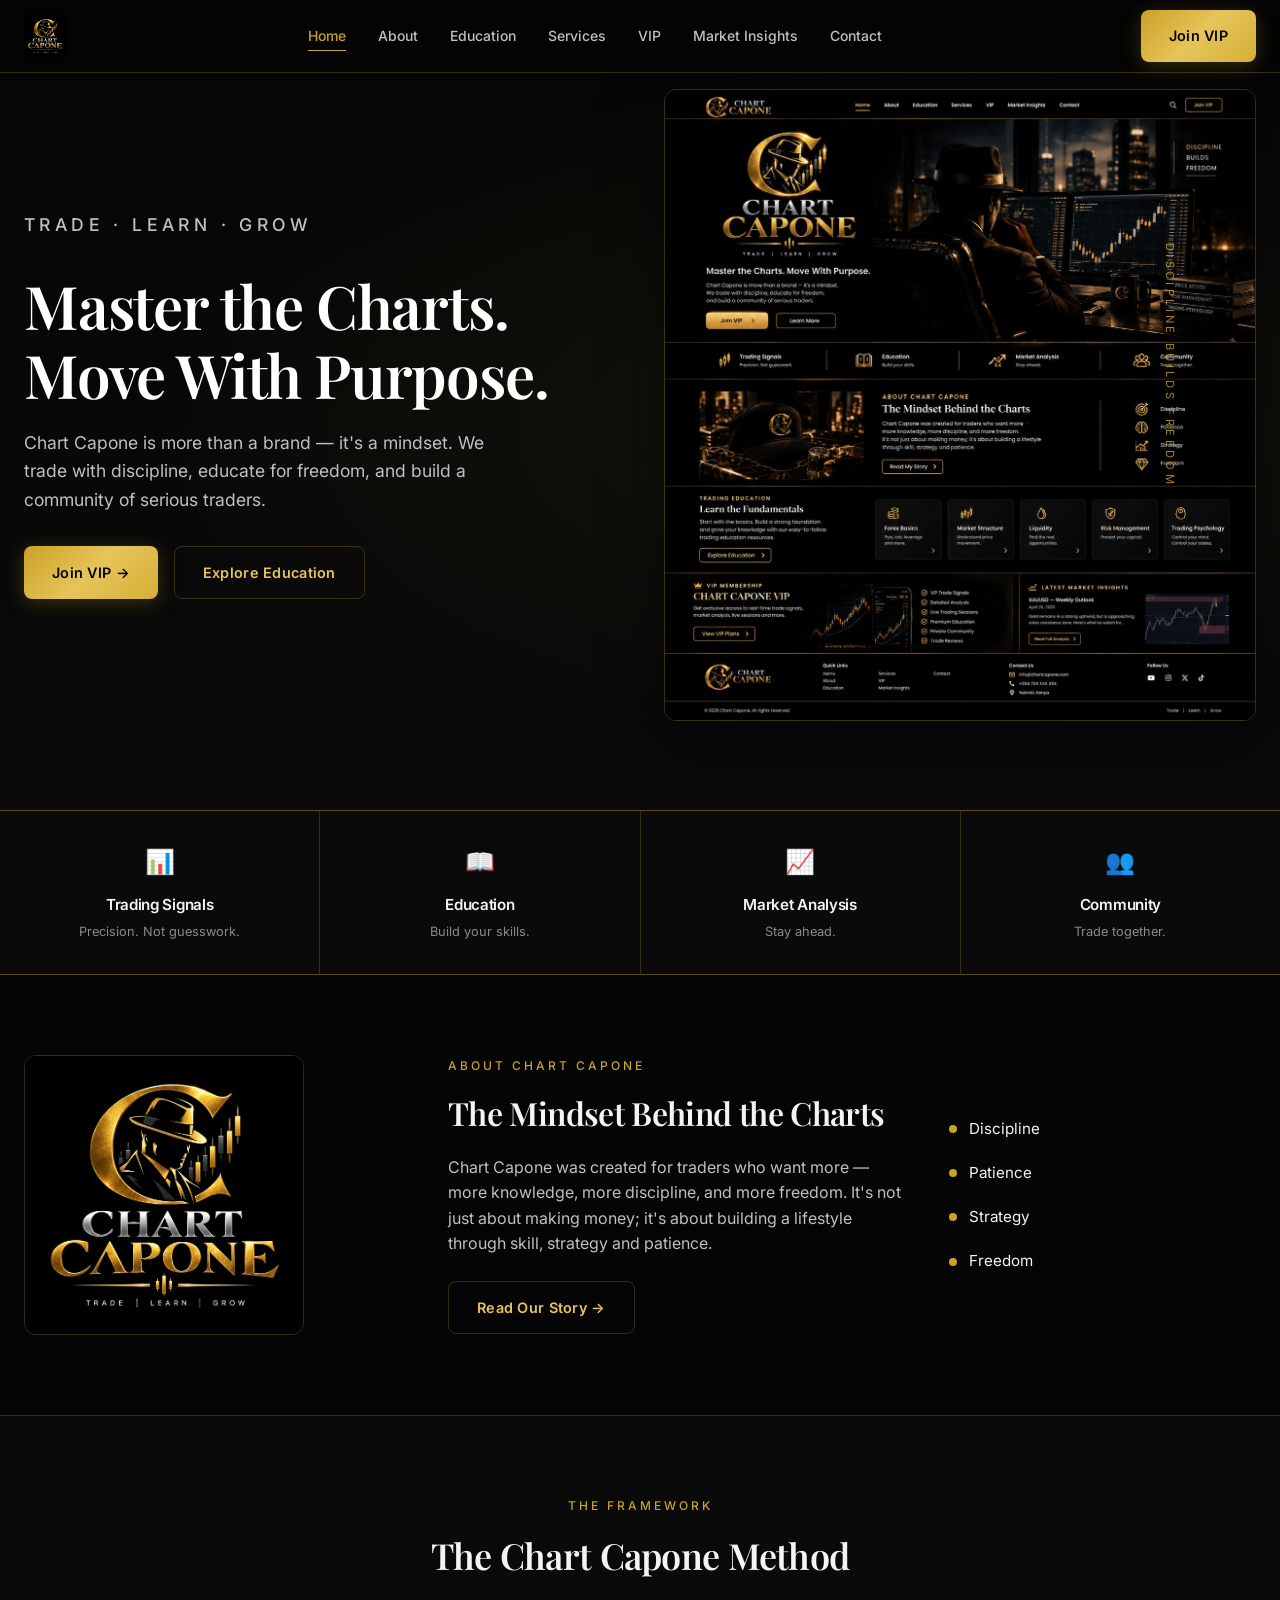
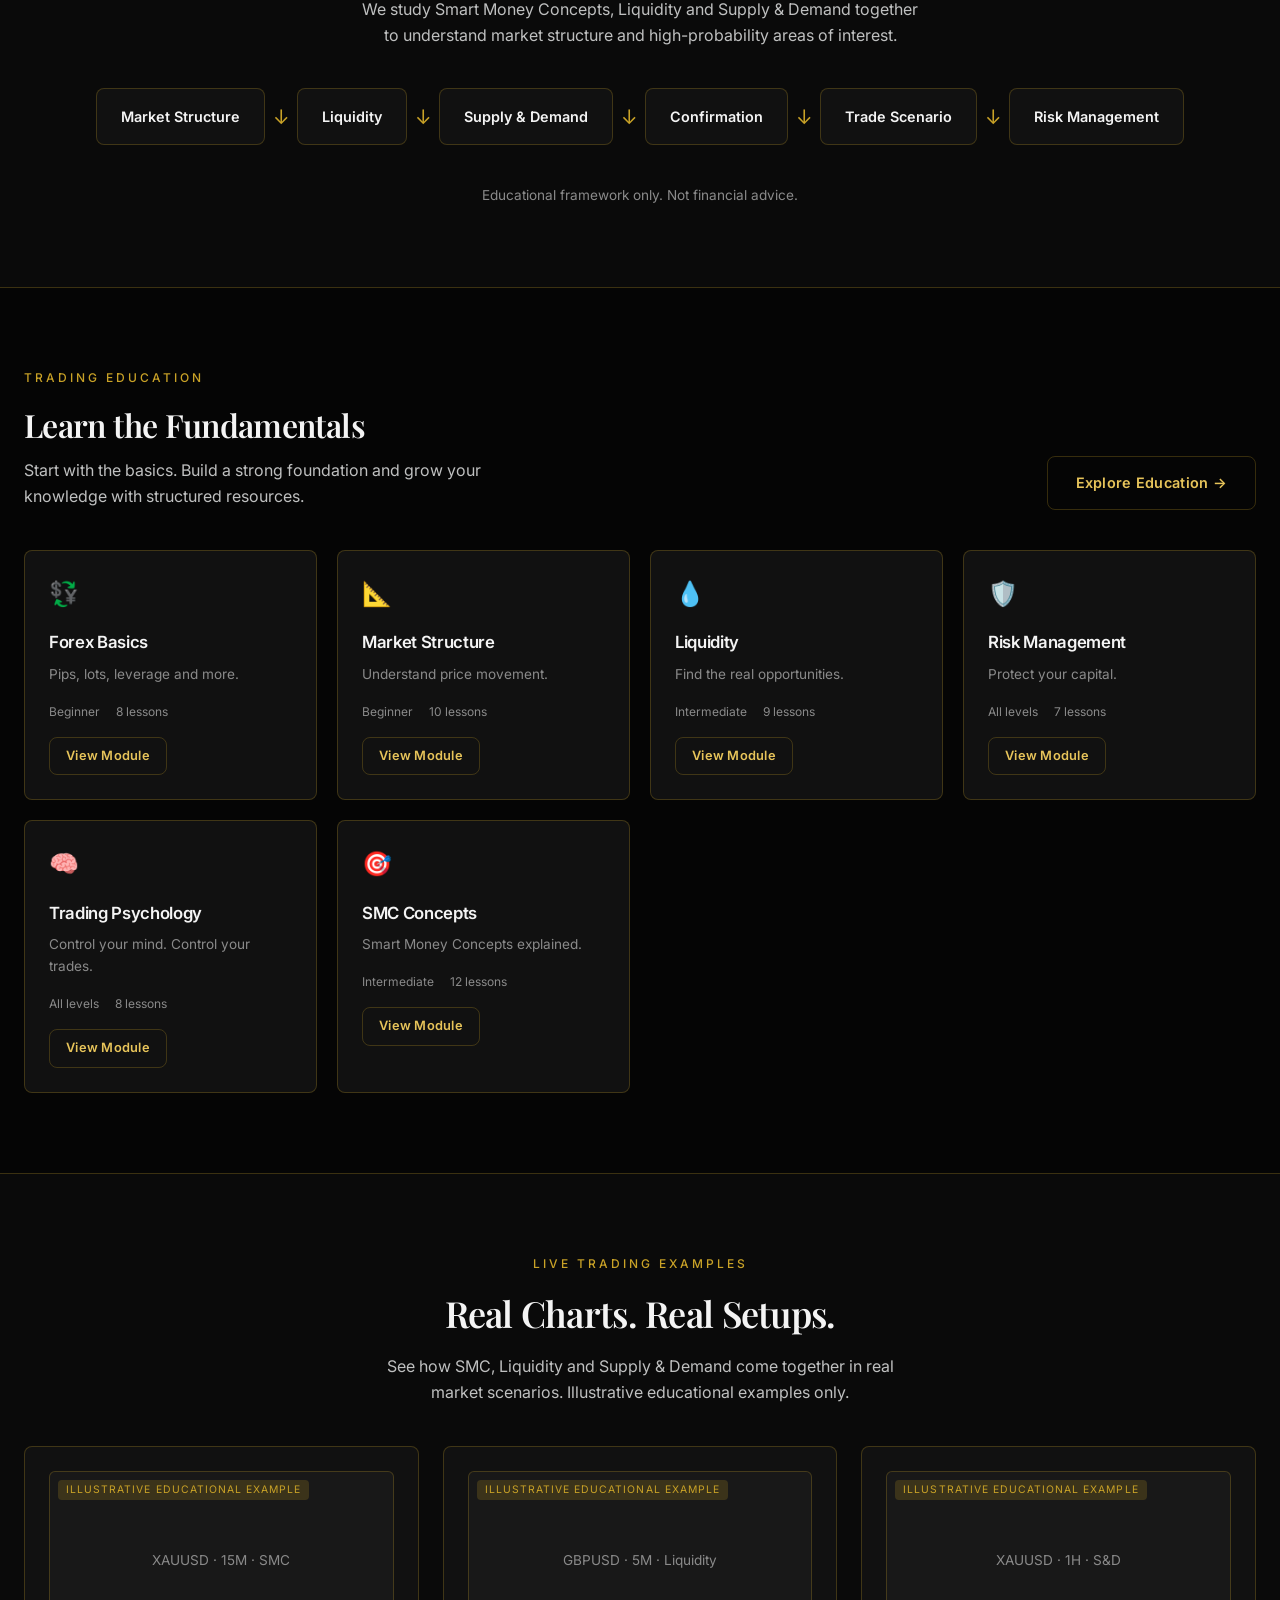
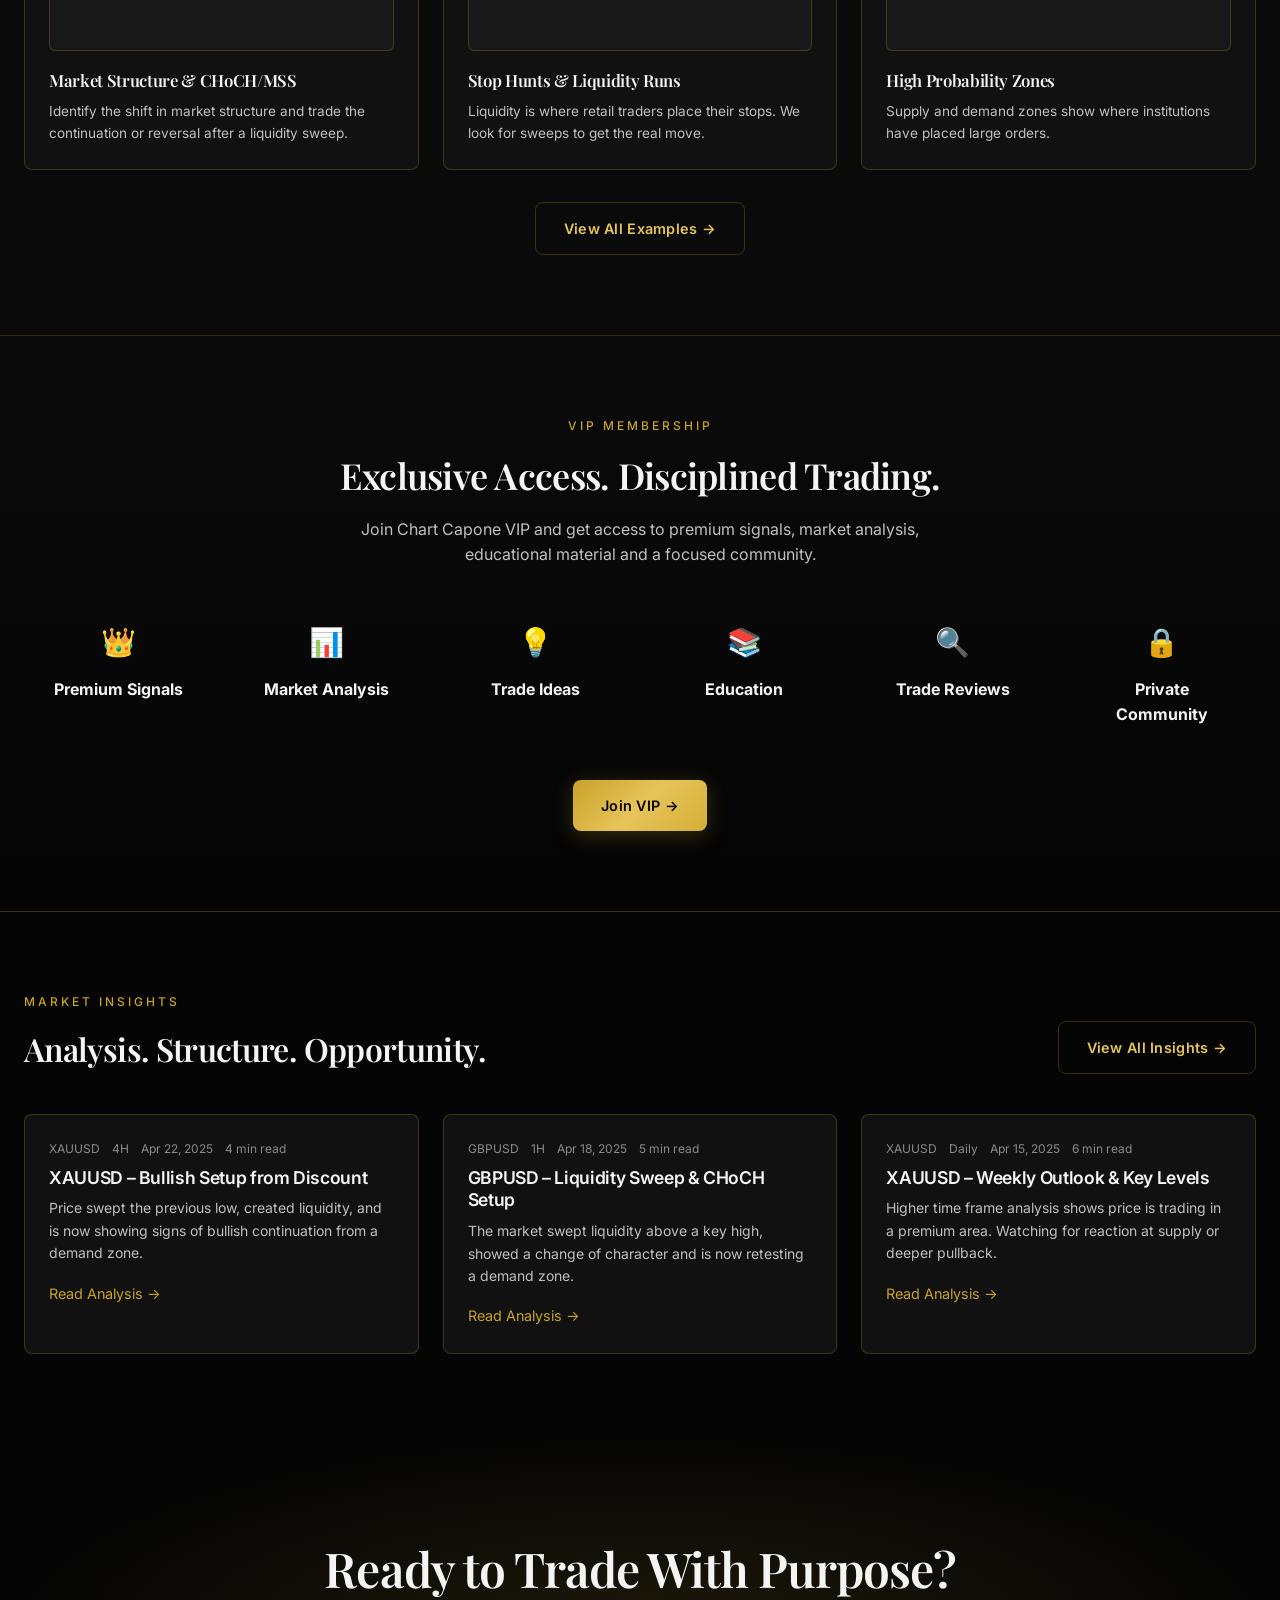
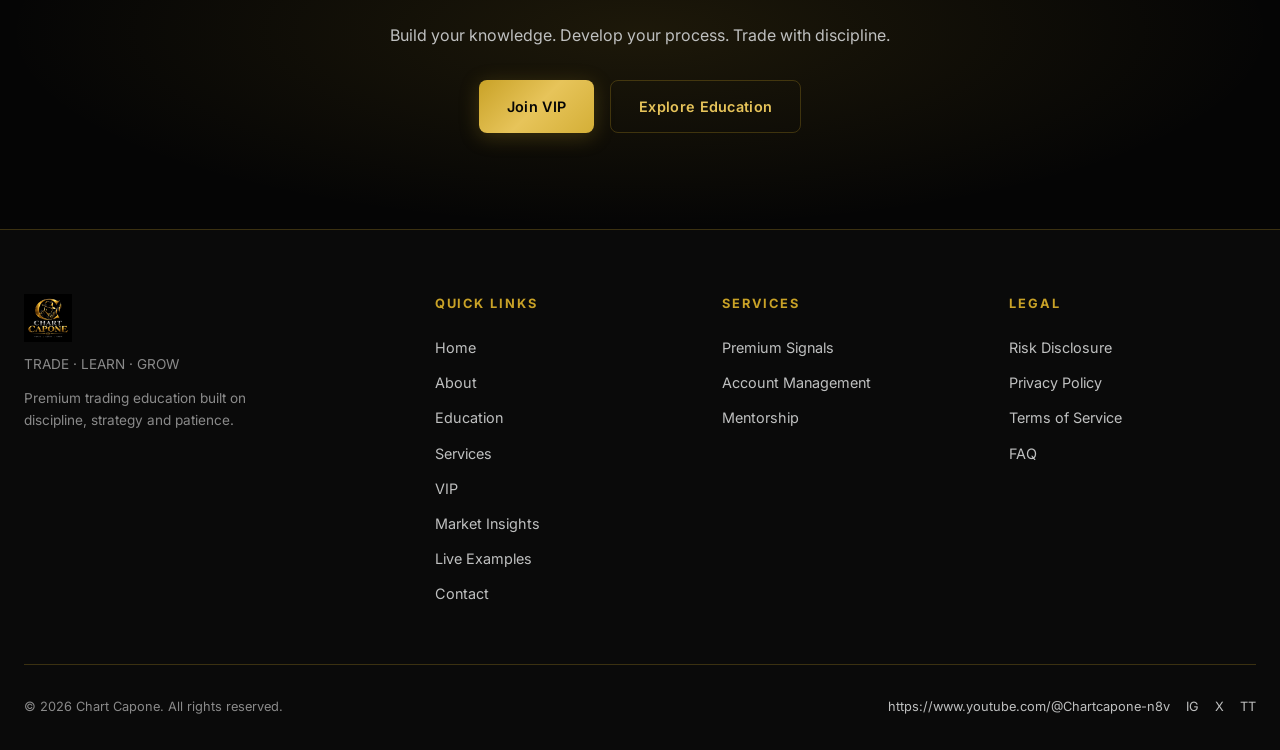
<file: index.html>
<!DOCTYPE html>
<html lang="en">
<head>
  <meta charset="UTF-8" />
  <meta name="viewport" content="width=device-width, initial-scale=1.0" />
  <title>Chart Capone | Trade · Learn · Grow</title>
  <meta name="description" content="Chart Capone is a premium trading education brand focused on discipline, strategy, SMC, liquidity and supply & demand. Master the charts. Move with purpose." />
  <meta property="og:title" content="Chart Capone | Trade · Learn · Grow" />
  <meta property="og:description" content="Premium trading education built on discipline, strategy and patience." />
  <link rel="preconnect" href="https://fonts.googleapis.com" />
  <link rel="preconnect" href="https://fonts.gstatic.com" crossorigin />
  <link href="https://fonts.googleapis.com/css2?family=Inter:wght@400;500;600;700&family=Playfair+Display:wght@500;600;700&display=swap" rel="stylesheet" />
  <link rel="stylesheet" href="css/styles.css" />
  <link rel="icon" href="images/logo.jpeg" type="image/jpeg" />
</head>
<body>
  <!-- NAVBAR -->
  <header class="navbar" id="navbar">
    <div class="nav-inner">
      <a href="index.html" class="nav-logo">
        <img src="images/logo.jpeg" alt="Chart Capone Logo" />
      </a>
      <nav class="nav-links" aria-label="Main navigation">
        <a href="index.html" class="active">Home</a>
        <a href="pages/about.html">About</a>
        <a href="pages/education.html">Education</a>
        <a href="pages/services.html">Services</a>
        <a href="pages/vip.html">VIP</a>
        <a href="pages/insights.html">Market Insights</a>
        <a href="pages/contact.html">Contact</a>
      </nav>
      <a href="pages/vip.html" class="btn btn-primary nav-cta">Join VIP</a>
      <button class="nav-toggle" id="navToggle" aria-label="Open menu">
        <span></span><span></span><span></span>
      </button>
    </div>
  </header>

  <div class="mobile-menu" id="mobileMenu">
    <a href="index.html">Home</a>
    <a href="pages/about.html">About</a>
    <a href="pages/education.html">Education</a>
    <a href="pages/services.html">Services</a>
    <a href="pages/vip.html">VIP</a>
    <a href="pages/examples.html">Live Examples</a>
    <a href="pages/insights.html">Market Insights</a>
    <a href="pages/mentorship.html">Mentorship</a>
    <a href="pages/account-management.html">Account Management</a>
    <a href="pages/faq.html">FAQ</a>
    <a href="pages/contact.html">Contact</a>
    <a href="pages/vip.html" class="btn btn-primary" style="margin-top:1rem">Join VIP</a>
  </div>

  <!-- HERO -->
  <section class="hero">
    <div class="hero-grid">
      <div class="hero-content">
        <p class="eyebrow">Trade · Learn · Grow</p>
        <h1>Master the Charts.<br />Move With Purpose.</h1>
        <p>Chart Capone is more than a brand — it's a mindset. We trade with discipline, educate for freedom, and build a community of serious traders.</p>
        <div class="hero-btns">
          <a href="pages/vip.html" class="btn btn-primary">Join VIP →</a>
          <a href="pages/education.html" class="btn btn-secondary">Explore Education</a>
        </div>
      </div>
      <div class="hero-visual">
        <img src="images/WhatsApp Image 2026-10-01 at 10.50.00 AM (1).jpeg" alt="Chart Capone trader at desk with monitors" />
      </div>
    </div>
    <div class="hero-badge">Discipline Builds Freedom</div>
  </section>

  <!-- TRUST STRIP -->
  <div class="trust-strip">
    <div class="trust-item">
      <div class="icon">📊</div>
      <h3>Trading Signals</h3>
      <p>Precision. Not guesswork.</p>
    </div>
    <div class="trust-item">
      <div class="icon">📖</div>
      <h3>Education</h3>
      <p>Build your skills.</p>
    </div>
    <div class="trust-item">
      <div class="icon">📈</div>
      <h3>Market Analysis</h3>
      <p>Stay ahead.</p>
    </div>
    <div class="trust-item">
      <div class="icon">👥</div>
      <h3>Community</h3>
      <p>Trade together.</p>
    </div>
  </div>

  <!-- ABOUT -->
  <section class="section">
    <div class="container">
      <div class="about-grid">
        <div>
          <img src="images/logo.jpeg" alt="Chart Capone logo" style="border-radius:12px;border:1px solid var(--gold-border);max-width:280px" />
        </div>
        <div>
          <p class="eyebrow">About Chart Capone</p>
          <h2 style="font-size:2rem;margin-bottom:1rem">The Mindset Behind the Charts</h2>
          <p style="color:var(--text-muted);margin-bottom:1.5rem">Chart Capone was created for traders who want more — more knowledge, more discipline, and more freedom. It's not just about making money; it's about building a lifestyle through skill, strategy and patience.</p>
          <a href="pages/about.html" class="btn btn-secondary">Read Our Story →</a>
        </div>
        <div class="principles">
          <div class="principle"><span class="dot"></span> Discipline</div>
          <div class="principle"><span class="dot"></span> Patience</div>
          <div class="principle"><span class="dot"></span> Strategy</div>
          <div class="principle"><span class="dot"></span> Freedom</div>
        </div>
      </div>
    </div>
  </section>

  <!-- METHODOLOGY -->
  <section class="section" style="background:var(--bg-2);border-top:1px solid var(--gold-border);border-bottom:1px solid var(--gold-border)">
    <div class="container" style="text-align:center">
      <p class="eyebrow">The Framework</p>
      <h2 style="font-size:2.25rem;margin-bottom:0.75rem">The Chart Capone Method</h2>
      <p style="color:var(--text-muted);max-width:560px;margin:0 auto 2rem">We study Smart Money Concepts, Liquidity and Supply & Demand together to understand market structure and high-probability areas of interest.</p>
      <div class="method-flow">
        <div class="method-step">Market Structure</div>
        <span class="method-arrow">↓</span>
        <div class="method-step">Liquidity</div>
        <span class="method-arrow">↓</span>
        <div class="method-step">Supply & Demand</div>
        <span class="method-arrow">↓</span>
        <div class="method-step">Confirmation</div>
        <span class="method-arrow">↓</span>
        <div class="method-step">Trade Scenario</div>
        <span class="method-arrow">↓</span>
        <div class="method-step">Risk Management</div>
      </div>
      <p style="font-size:0.85rem;color:var(--text-dim);margin-top:1.5rem">Educational framework only. Not financial advice.</p>
    </div>
  </section>

  <!-- EDUCATION -->
  <section class="section">
    <div class="container">
      <div style="display:flex;justify-content:space-between;align-items:flex-end;flex-wrap:wrap;gap:1rem;margin-bottom:2.5rem">
        <div>
          <p class="eyebrow">Trading Education</p>
          <h2 style="font-size:2rem">Learn the Fundamentals</h2>
          <p style="color:var(--text-muted);max-width:480px;margin-top:0.5rem">Start with the basics. Build a strong foundation and grow your knowledge with structured resources.</p>
        </div>
        <a href="pages/education.html" class="btn btn-secondary">Explore Education →</a>
      </div>
      <div class="edu-grid">
        <div class="card edu-card">
          <div class="icon">💱</div>
          <h3>Forex Basics</h3>
          <p>Pips, lots, leverage and more.</p>
          <div class="edu-meta"><span>Beginner</span><span>8 lessons</span></div>
          <a href="pages/education.html" class="btn btn-secondary" style="padding:0.5rem 1rem;font-size:0.8rem">View Module</a>
        </div>
        <div class="card edu-card">
          <div class="icon">📐</div>
          <h3>Market Structure</h3>
          <p>Understand price movement.</p>
          <div class="edu-meta"><span>Beginner</span><span>10 lessons</span></div>
          <a href="pages/education.html" class="btn btn-secondary" style="padding:0.5rem 1rem;font-size:0.8rem">View Module</a>
        </div>
        <div class="card edu-card">
          <div class="icon">💧</div>
          <h3>Liquidity</h3>
          <p>Find the real opportunities.</p>
          <div class="edu-meta"><span>Intermediate</span><span>9 lessons</span></div>
          <a href="pages/education.html" class="btn btn-secondary" style="padding:0.5rem 1rem;font-size:0.8rem">View Module</a>
        </div>
        <div class="card edu-card">
          <div class="icon">🛡️</div>
          <h3>Risk Management</h3>
          <p>Protect your capital.</p>
          <div class="edu-meta"><span>All levels</span><span>7 lessons</span></div>
          <a href="pages/education.html" class="btn btn-secondary" style="padding:0.5rem 1rem;font-size:0.8rem">View Module</a>
        </div>
        <div class="card edu-card">
          <div class="icon">🧠</div>
          <h3>Trading Psychology</h3>
          <p>Control your mind. Control your trades.</p>
          <div class="edu-meta"><span>All levels</span><span>8 lessons</span></div>
          <a href="pages/education.html" class="btn btn-secondary" style="padding:0.5rem 1rem;font-size:0.8rem">View Module</a>
        </div>
        <div class="card edu-card">
          <div class="icon">🎯</div>
          <h3>SMC Concepts</h3>
          <p>Smart Money Concepts explained.</p>
          <div class="edu-meta"><span>Intermediate</span><span>12 lessons</span></div>
          <a href="pages/education.html" class="btn btn-secondary" style="padding:0.5rem 1rem;font-size:0.8rem">View Module</a>
        </div>
      </div>
    </div>
  </section>

  <!-- LIVE EXAMPLES -->
  <section class="section" style="background:var(--bg-2);border-top:1px solid var(--gold-border)">
    <div class="container">
      <div style="text-align:center;margin-bottom:2.5rem">
        <p class="eyebrow">Live Trading Examples</p>
        <h2 style="font-size:2.25rem">Real Charts. Real Setups.</h2>
        <p style="color:var(--text-muted);max-width:560px;margin:0.75rem auto 0">See how SMC, Liquidity and Supply & Demand come together in real market scenarios. Illustrative educational examples only.</p>
      </div>
      <div class="examples-grid">
        <div class="card example-card">
          <div class="chart-area">
            <span class="example-label">Illustrative Educational Example</span>
            <span>XAUUSD · 15M · SMC</span>
          </div>
          <h3 style="font-size:1.05rem;margin-bottom:0.5rem">Market Structure & CHoCH/MSS</h3>
          <p style="font-size:0.85rem;color:var(--text-muted)">Identify the shift in market structure and trade the continuation or reversal after a liquidity sweep.</p>
        </div>
        <div class="card example-card">
          <div class="chart-area">
            <span class="example-label">Illustrative Educational Example</span>
            <span>GBPUSD · 5M · Liquidity</span>
          </div>
          <h3 style="font-size:1.05rem;margin-bottom:0.5rem">Stop Hunts & Liquidity Runs</h3>
          <p style="font-size:0.85rem;color:var(--text-muted)">Liquidity is where retail traders place their stops. We look for sweeps to get the real move.</p>
        </div>
        <div class="card example-card">
          <div class="chart-area">
            <span class="example-label">Illustrative Educational Example</span>
            <span>XAUUSD · 1H · S&D</span>
          </div>
          <h3 style="font-size:1.05rem;margin-bottom:0.5rem">High Probability Zones</h3>
          <p style="font-size:0.85rem;color:var(--text-muted)">Supply and demand zones show where institutions have placed large orders.</p>
        </div>
      </div>
      <div style="text-align:center;margin-top:2rem">
        <a href="pages/examples.html" class="btn btn-secondary">View All Examples →</a>
      </div>
    </div>
  </section>

  <!-- VIP -->
  <section class="section vip-section">
    <div class="container" style="text-align:center">
      <p class="eyebrow">VIP Membership</p>
      <h2 style="font-size:2.25rem;margin-bottom:0.75rem">Exclusive Access. Disciplined Trading.</h2>
      <p style="color:var(--text-muted);max-width:560px;margin:0 auto 2rem">Join Chart Capone VIP and get access to premium signals, market analysis, educational material and a focused community.</p>
      <div class="vip-features">
        <div class="vip-feature"><div class="icon">👑</div><h4>Premium Signals</h4></div>
        <div class="vip-feature"><div class="icon">📊</div><h4>Market Analysis</h4></div>
        <div class="vip-feature"><div class="icon">💡</div><h4>Trade Ideas</h4></div>
        <div class="vip-feature"><div class="icon">📚</div><h4>Education</h4></div>
        <div class="vip-feature"><div class="icon">🔍</div><h4>Trade Reviews</h4></div>
        <div class="vip-feature"><div class="icon">🔒</div><h4>Private Community</h4></div>
      </div>
      <a href="pages/vip.html" class="btn btn-primary">Join VIP →</a>
    </div>
  </section>

  <!-- MARKET INSIGHTS -->
  <section class="section">
    <div class="container">
      <div style="display:flex;justify-content:space-between;align-items:flex-end;flex-wrap:wrap;gap:1rem;margin-bottom:2.5rem">
        <div>
          <p class="eyebrow">Market Insights</p>
          <h2 style="font-size:2rem">Analysis. Structure. Opportunity.</h2>
        </div>
        <a href="pages/insights.html" class="btn btn-secondary">View All Insights →</a>
      </div>
      <div class="insights-grid">
        <div class="card insight-card">
          <div class="meta"><span>XAUUSD</span><span>4H</span><span>Apr 22, 2025</span><span>4 min read</span></div>
          <h3>XAUUSD – Bullish Setup from Discount</h3>
          <p>Price swept the previous low, created liquidity, and is now showing signs of bullish continuation from a demand zone.</p>
          <a href="pages/insights.html" class="text-gold" style="font-size:0.9rem">Read Analysis →</a>
        </div>
        <div class="card insight-card">
          <div class="meta"><span>GBPUSD</span><span>1H</span><span>Apr 18, 2025</span><span>5 min read</span></div>
          <h3>GBPUSD – Liquidity Sweep & CHoCH Setup</h3>
          <p>The market swept liquidity above a key high, showed a change of character and is now retesting a demand zone.</p>
          <a href="pages/insights.html" class="text-gold" style="font-size:0.9rem">Read Analysis →</a>
        </div>
        <div class="card insight-card">
          <div class="meta"><span>XAUUSD</span><span>Daily</span><span>Apr 15, 2025</span><span>6 min read</span></div>
          <h3>XAUUSD – Weekly Outlook & Key Levels</h3>
          <p>Higher time frame analysis shows price is trading in a premium area. Watching for reaction at supply or deeper pullback.</p>
          <a href="pages/insights.html" class="text-gold" style="font-size:0.9rem">Read Analysis →</a>
        </div>
      </div>
    </div>
  </section>

  <!-- FINAL CTA -->
  <section class="cta-section">
    <h2>Ready to Trade With Purpose?</h2>
    <p>Build your knowledge. Develop your process. Trade with discipline.</p>
    <div style="display:flex;gap:1rem;justify-content:center;flex-wrap:wrap">
      <a href="pages/vip.html" class="btn btn-primary">Join VIP</a>
      <a href="pages/education.html" class="btn btn-secondary">Explore Education</a>
    </div>
  </section>

  <!-- FOOTER -->
  <footer class="footer">
    <div class="container">
      <div class="footer-grid">
        <div class="footer-brand">
          <img src="images/logo.jpeg" alt="Chart Capone" style="height:48px;margin-bottom:0.75rem" />
          <p>TRADE · LEARN · GROW</p>
          <p>Premium trading education built on discipline, strategy and patience.</p>
        </div>
        <div>
          <h4>Quick Links</h4>
          <ul>
            <li><a href="index.html">Home</a></li>
            <li><a href="pages/about.html">About</a></li>
            <li><a href="pages/education.html">Education</a></li>
            <li><a href="pages/services.html">Services</a></li>
            <li><a href="pages/vip.html">VIP</a></li>
            <li><a href="pages/insights.html">Market Insights</a></li>
            <li><a href="pages/examples.html">Live Examples</a></li>
            <li><a href="pages/contact.html">Contact</a></li>
          </ul>
        </div>
        <div>
          <h4>Services</h4>
          <ul>
            <li><a href="pages/vip.html">Premium Signals</a></li>
            <li><a href="pages/account-management.html">Account Management</a></li>
            <li><a href="pages/mentorship.html">Mentorship</a></li>
          </ul>
        </div>
        <div>
          <h4>Legal</h4>
          <ul>
            <li><a href="pages/risk.html">Risk Disclosure</a></li>
            <li><a href="pages/privacy.html">Privacy Policy</a></li>
            <li><a href="pages/terms.html">Terms of Service</a></li>
            <li><a href="pages/faq.html">FAQ</a></li>
          </ul>
        </div>
      </div>
      <div class="footer-bottom">
        <span>© 2026 Chart Capone. All rights reserved.</span>
        <div class="socials">
          <a href="#" aria-label="YouTube">https://www.youtube.com/@Chartcapone-n8v</a>
          <a href="#" aria-label="Instagram">IG</a>
          <a href="#" aria-label="X">X</a>
          <a href="#" aria-label="TikTok">TT</a>
        </div>
      </div>
    </div>
  </footer>

  <script src="js/main.js"></script>
</body>
</html>
</file>
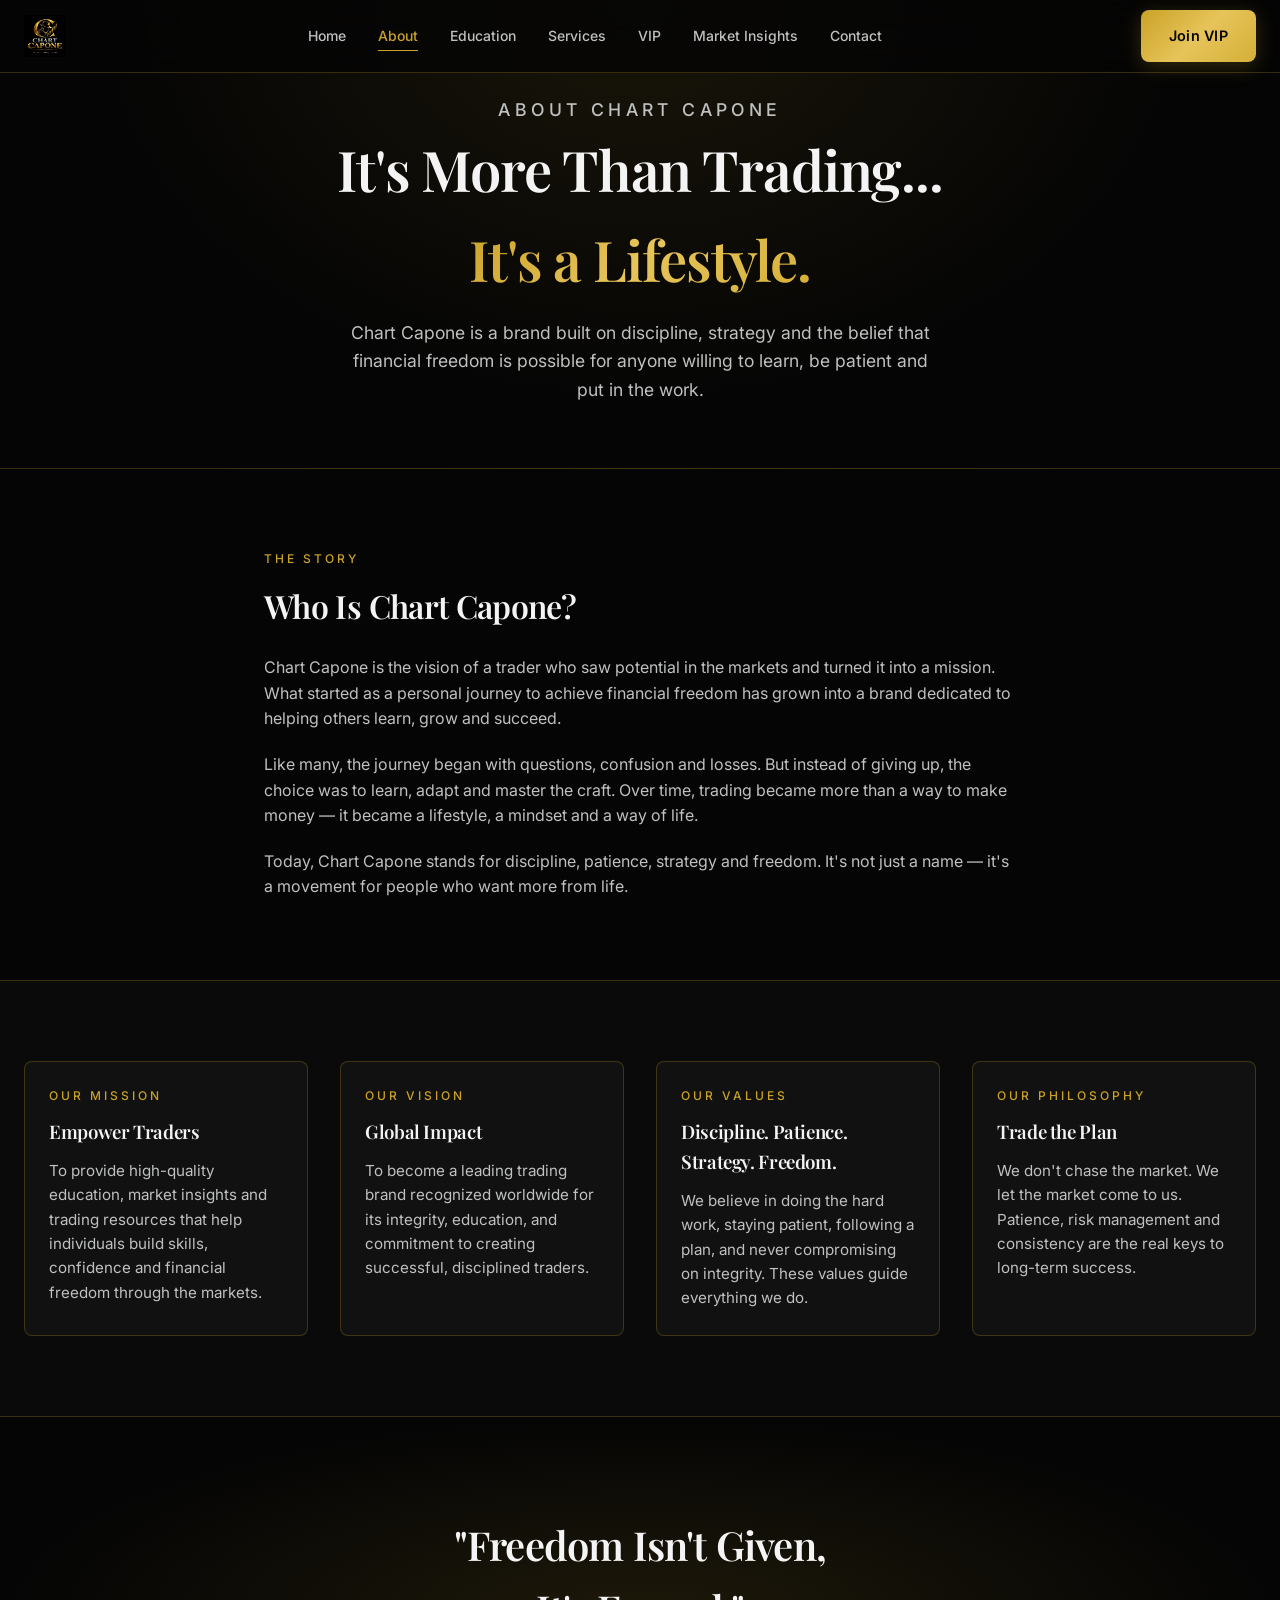
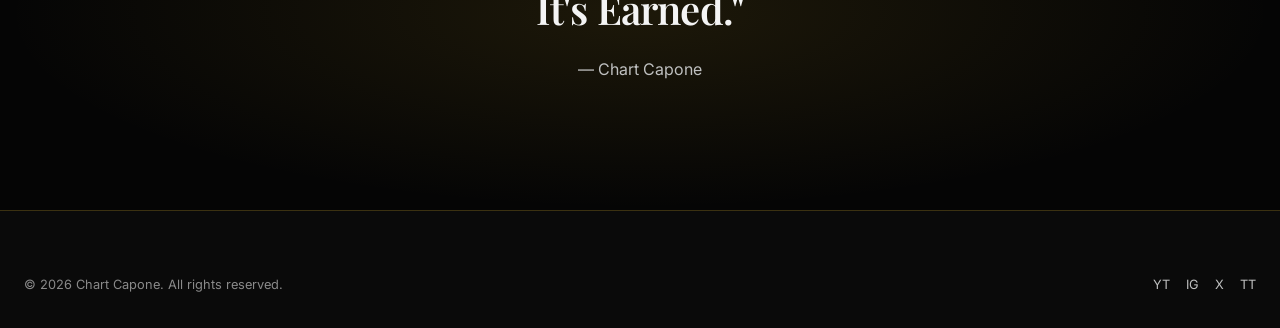
<file: pages/about.html>
<!DOCTYPE html>
<html lang="en">
<head>
  <meta charset="UTF-8" />
  <meta name="viewport" content="width=device-width, initial-scale=1.0" />
  <title>About | Chart Capone</title>
  <meta name="description" content="It's more than trading. It's a lifestyle. Discover the mindset, mission and philosophy behind Chart Capone." />
  <link rel="preconnect" href="https://fonts.googleapis.com" />
  <link href="https://fonts.googleapis.com/css2?family=Inter:wght@400;500;600;700&family=Playfair+Display:wght@500;600;700&display=swap" rel="stylesheet" />
  <link rel="stylesheet" href="../css/styles.css" />
  <link rel="icon" href="../images/logo.jpeg" type="image/jpeg" />
</head>
<body>
  <header class="navbar" id="navbar">
    <div class="nav-inner">
      <a href="../index.html" class="nav-logo"><img src="../images/logo.jpeg" alt="Chart Capone" /></a>
      <nav class="nav-links">
        <a href="../index.html">Home</a>
        <a href="about.html" class="active">About</a>
        <a href="education.html">Education</a>
        <a href="services.html">Services</a>
        <a href="vip.html">VIP</a>
        <a href="insights.html">Market Insights</a>
        <a href="contact.html">Contact</a>
      </nav>
      <a href="vip.html" class="btn btn-primary nav-cta">Join VIP</a>
      <button class="nav-toggle" id="navToggle" aria-label="Open menu"><span></span><span></span><span></span></button>
    </div>
  </header>
  <div class="mobile-menu" id="mobileMenu">
    <a href="../index.html">Home</a><a href="about.html">About</a><a href="education.html">Education</a>
    <a href="services.html">Services</a><a href="vip.html">VIP</a><a href="examples.html">Live Examples</a>
    <a href="insights.html">Market Insights</a><a href="mentorship.html">Mentorship</a>
    <a href="account-management.html">Account Management</a><a href="faq.html">FAQ</a><a href="contact.html">Contact</a>
    <a href="vip.html" class="btn btn-primary" style="margin-top:1rem">Join VIP</a>
  </div>

  <section class="page-hero">
    <div class="container">
      <p class="eyebrow">About Chart Capone</p>
      <h1>It's More Than Trading...<br /><span class="gradient-gold">It's a Lifestyle.</span></h1>
      <p>Chart Capone is a brand built on discipline, strategy and the belief that financial freedom is possible for anyone willing to learn, be patient and put in the work.</p>
    </div>
  </section>

  <section class="section">
    <div class="container" style="max-width:800px">
      <p class="eyebrow">The Story</p>
      <h2 style="font-size:2rem;margin-bottom:1.5rem">Who Is Chart Capone?</h2>
      <p style="color:var(--text-muted);margin-bottom:1.25rem">Chart Capone is the vision of a trader who saw potential in the markets and turned it into a mission. What started as a personal journey to achieve financial freedom has grown into a brand dedicated to helping others learn, grow and succeed.</p>
      <p style="color:var(--text-muted);margin-bottom:1.25rem">Like many, the journey began with questions, confusion and losses. But instead of giving up, the choice was to learn, adapt and master the craft. Over time, trading became more than a way to make money — it became a lifestyle, a mindset and a way of life.</p>
      <p style="color:var(--text-muted)">Today, Chart Capone stands for discipline, patience, strategy and freedom. It's not just a name — it's a movement for people who want more from life.</p>
    </div>
  </section>

  <section class="section" style="background:var(--bg-2);border-top:1px solid var(--gold-border);border-bottom:1px solid var(--gold-border)">
    <div class="container">
      <div style="display:grid;grid-template-columns:repeat(auto-fit,minmax(240px,1fr));gap:2rem">
        <div class="card">
          <p class="eyebrow">Our Mission</p>
          <h3 style="margin-bottom:0.75rem">Empower Traders</h3>
          <p style="color:var(--text-muted);font-size:0.95rem">To provide high-quality education, market insights and trading resources that help individuals build skills, confidence and financial freedom through the markets.</p>
        </div>
        <div class="card">
          <p class="eyebrow">Our Vision</p>
          <h3 style="margin-bottom:0.75rem">Global Impact</h3>
          <p style="color:var(--text-muted);font-size:0.95rem">To become a leading trading brand recognized worldwide for its integrity, education, and commitment to creating successful, disciplined traders.</p>
        </div>
        <div class="card">
          <p class="eyebrow">Our Values</p>
          <h3 style="margin-bottom:0.75rem">Discipline. Patience. Strategy. Freedom.</h3>
          <p style="color:var(--text-muted);font-size:0.95rem">We believe in doing the hard work, staying patient, following a plan, and never compromising on integrity. These values guide everything we do.</p>
        </div>
        <div class="card">
          <p class="eyebrow">Our Philosophy</p>
          <h3 style="margin-bottom:0.75rem">Trade the Plan</h3>
          <p style="color:var(--text-muted);font-size:0.95rem">We don't chase the market. We let the market come to us. Patience, risk management and consistency are the real keys to long-term success.</p>
        </div>
      </div>
    </div>
  </section>

  <section class="cta-section">
    <h2 style="font-size:2.5rem">"Freedom Isn't Given,<br />It's Earned."</h2>
    <p style="margin-top:1rem">— Chart Capone</p>
  </section>

  <footer class="footer">
    <div class="container">
      <div class="footer-bottom" style="border:none;padding-top:0">
        <span>© 2026 Chart Capone. All rights reserved.</span>
        <div class="socials"><a href="#">YT</a><a href="#">IG</a><a href="#">X</a><a href="#">TT</a></div>
      </div>
    </div>
  </footer>
  <script src="../js/main.js"></script>
</body>
</html>
</file>
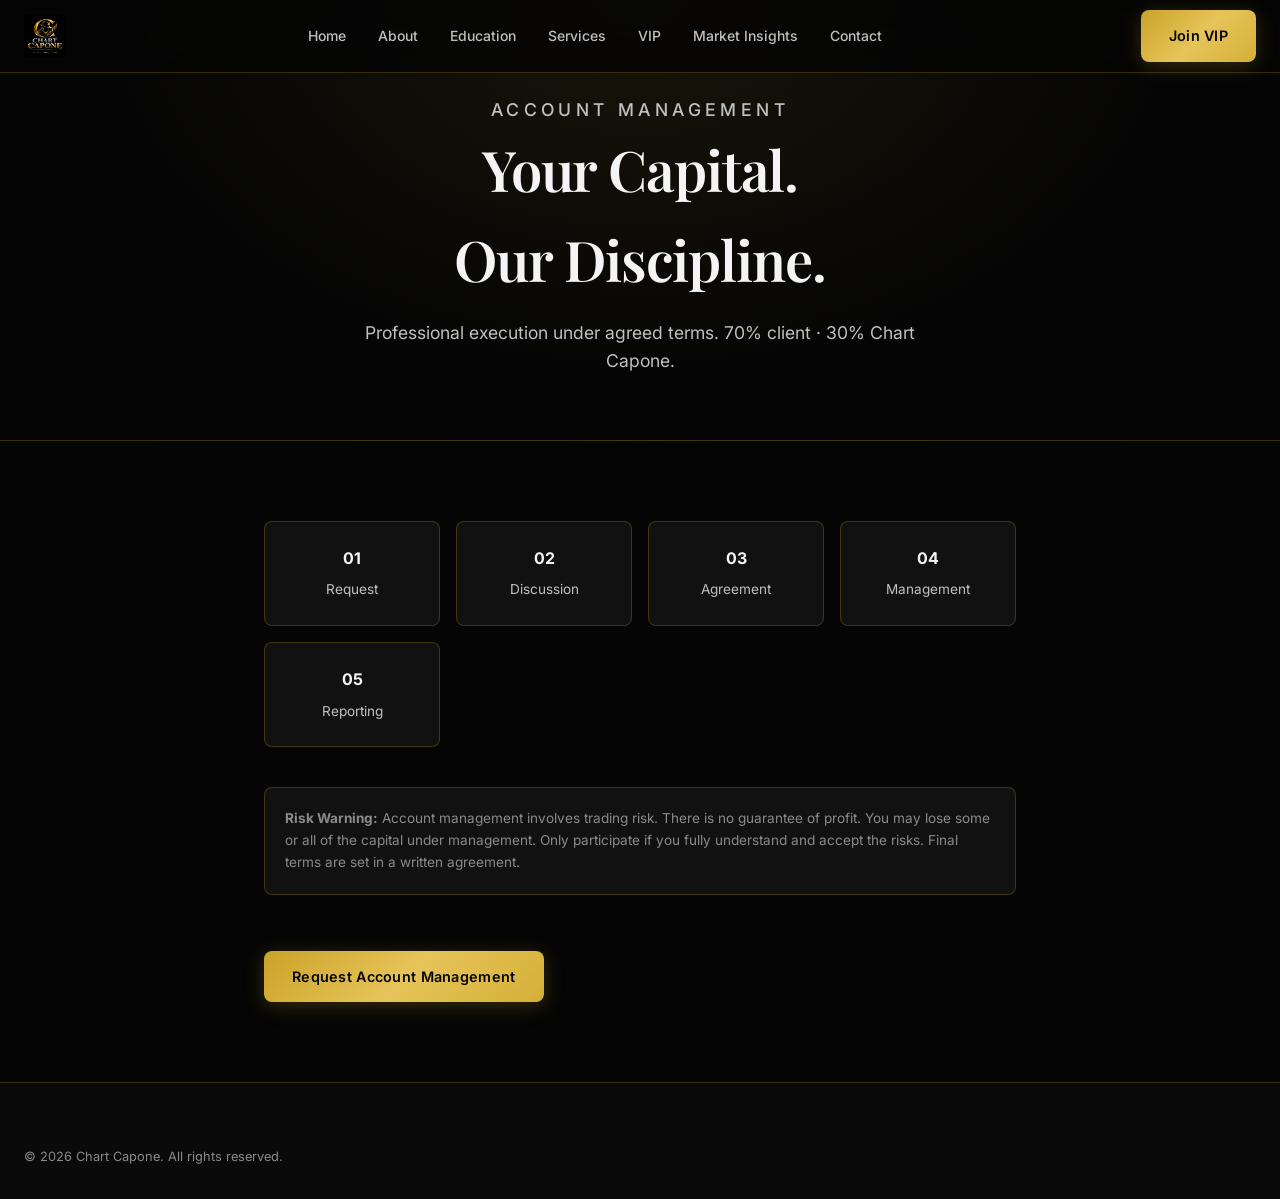
<file: pages/account-management.html>
<!DOCTYPE html>
<html lang="en">
<head>
  <meta charset="UTF-8" /><meta name="viewport" content="width=device-width, initial-scale=1.0" />
  <title>Account Management | Chart Capone</title>
  <link href="https://fonts.googleapis.com/css2?family=Inter:wght@400;500;600;700&family=Playfair+Display:wght@500;600;700&display=swap" rel="stylesheet" />
  <link rel="stylesheet" href="../css/styles.css" />
  <link rel="icon" href="../images/logo.jpeg" type="image/jpeg" />
</head>
<body>
  <header class="navbar" id="navbar"><div class="nav-inner">
    <a href="../index.html" class="nav-logo"><img src="../images/logo.jpeg" alt="Chart Capone" /></a>
    <nav class="nav-links"><a href="../index.html">Home</a><a href="about.html">About</a><a href="education.html">Education</a><a href="services.html">Services</a><a href="vip.html">VIP</a><a href="insights.html">Market Insights</a><a href="contact.html">Contact</a></nav>
    <a href="vip.html" class="btn btn-primary nav-cta">Join VIP</a>
    <button class="nav-toggle" id="navToggle" aria-label="Open menu"><span></span><span></span><span></span></button>
  </div></header>
  <div class="mobile-menu" id="mobileMenu">
    <a href="../index.html">Home</a><a href="about.html">About</a><a href="education.html">Education</a><a href="services.html">Services</a><a href="vip.html">VIP</a><a href="examples.html">Live Examples</a><a href="insights.html">Market Insights</a><a href="mentorship.html">Mentorship</a><a href="account-management.html">Account Management</a><a href="faq.html">FAQ</a><a href="contact.html">Contact</a>
  </div>
  <section class="page-hero"><div class="container"><p class="eyebrow">Account Management</p><h1>Your Capital.<br />Our Discipline.</h1><p>Professional execution under agreed terms. 70% client · 30% Chart Capone.</p></div></section>
  <section class="section"><div class="container" style="max-width:800px;margin:0 auto">
    <div style="display:grid;grid-template-columns:repeat(auto-fit,minmax(140px,1fr));gap:1rem;margin-bottom:2.5rem">
      <div class="card" style="text-align:center"><strong>01</strong><p style="font-size:0.85rem;color:var(--text-muted);margin-top:0.5rem">Request</p></div>
      <div class="card" style="text-align:center"><strong>02</strong><p style="font-size:0.85rem;color:var(--text-muted);margin-top:0.5rem">Discussion</p></div>
      <div class="card" style="text-align:center"><strong>03</strong><p style="font-size:0.85rem;color:var(--text-muted);margin-top:0.5rem">Agreement</p></div>
      <div class="card" style="text-align:center"><strong>04</strong><p style="font-size:0.85rem;color:var(--text-muted);margin-top:0.5rem">Management</p></div>
      <div class="card" style="text-align:center"><strong>05</strong><p style="font-size:0.85rem;color:var(--text-muted);margin-top:0.5rem">Reporting</p></div>
    </div>
    <div class="disclaimer">
      <strong>Risk Warning:</strong> Account management involves trading risk. There is no guarantee of profit. You may lose some or all of the capital under management. Only participate if you fully understand and accept the risks. Final terms are set in a written agreement.
    </div>
    <a href="contact.html" class="btn btn-primary" style="margin-top:1.5rem">Request Account Management</a>
  </div></section>
  <footer class="footer"><div class="container"><div class="footer-bottom" style="border:none;padding-top:0"><span>© 2026 Chart Capone. All rights reserved.</span></div></div></footer>
  <script src="../js/main.js"></script>
</body>
</html>
</file>
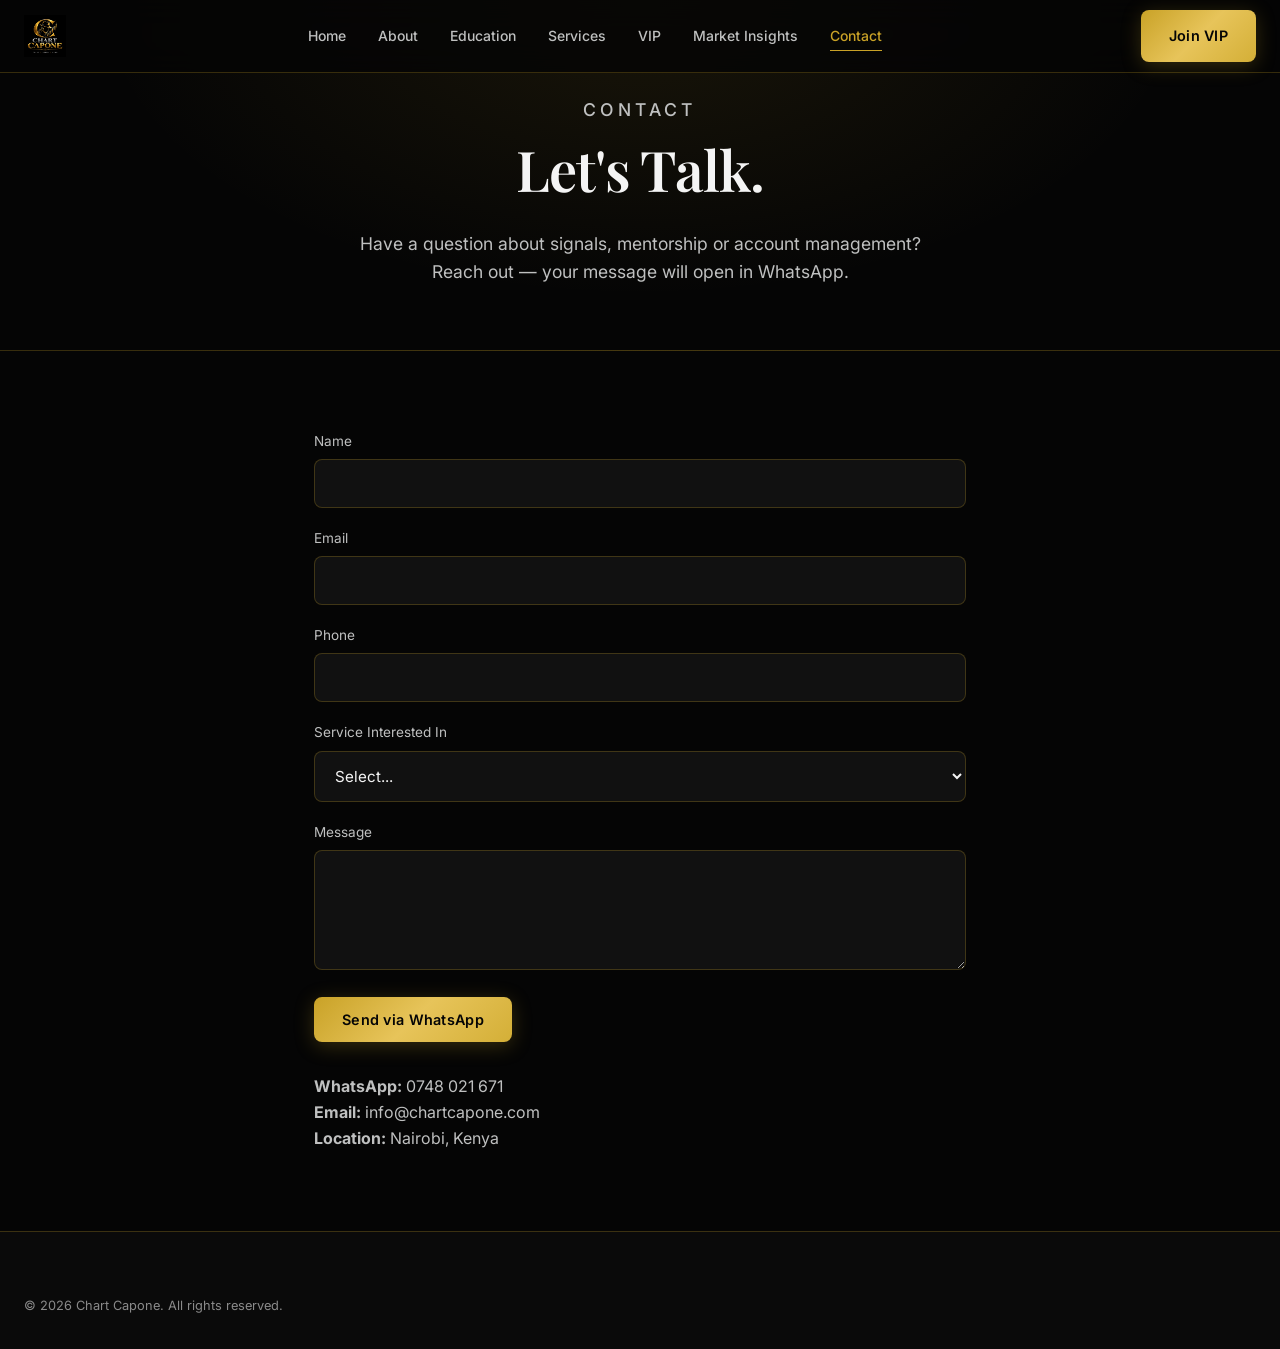
<file: pages/contact.html>
<!DOCTYPE html>
<html lang="en">
<head>
  <meta charset="UTF-8" /><meta name="viewport" content="width=device-width, initial-scale=1.0" />
  <title>Contact | Chart Capone</title>
  <meta name="description" content="Get in touch with Chart Capone." />
  <link href="https://fonts.googleapis.com/css2?family=Inter:wght@400;500;600;700&family=Playfair+Display:wght@500;600;700&display=swap" rel="stylesheet" />
  <link rel="stylesheet" href="../css/styles.css" />
  <link rel="icon" href="../images/logo.jpeg" type="image/jpeg" />
</head>
<body>
  <header class="navbar" id="navbar"><div class="nav-inner">
    <a href="../index.html" class="nav-logo"><img src="../images/logo.jpeg" alt="Chart Capone" /></a>
    <nav class="nav-links"><a href="../index.html">Home</a><a href="about.html">About</a><a href="education.html">Education</a><a href="services.html">Services</a><a href="vip.html">VIP</a><a href="insights.html">Market Insights</a><a href="contact.html" class="active">Contact</a></nav>
    <a href="vip.html" class="btn btn-primary nav-cta">Join VIP</a>
    <button class="nav-toggle" id="navToggle" aria-label="Open menu"><span></span><span></span><span></span></button>
  </div></header>
  <div class="mobile-menu" id="mobileMenu">
    <a href="../index.html">Home</a><a href="about.html">About</a><a href="education.html">Education</a><a href="services.html">Services</a><a href="vip.html">VIP</a><a href="examples.html">Live Examples</a><a href="insights.html">Market Insights</a><a href="mentorship.html">Mentorship</a><a href="account-management.html">Account Management</a><a href="faq.html">FAQ</a><a href="contact.html">Contact</a>
    <a href="vip.html" class="btn btn-primary" style="margin-top:1rem">Join VIP</a>
  </div>
  <section class="page-hero"><div class="container"><p class="eyebrow">Contact</p><h1>Let's Talk.</h1><p>Have a question about signals, mentorship or account management? Reach out — your message will open in WhatsApp.</p></div></section>
  <section class="section"><div class="container" style="max-width:700px;margin:0 auto">
    <form>
      <div class="form-group"><label for="name">Name</label><input type="text" id="name" name="Name" required /></div>
      <div class="form-group"><label for="email">Email</label><input type="email" id="email" name="Email" required /></div>
      <div class="form-group"><label for="phone">Phone</label><input type="tel" id="phone" name="Phone" /></div>
      <div class="form-group">
        <label for="service">Service Interested In</label>
        <select id="service" name="Service">
          <option value="">Select...</option>
          <option>Premium Signals</option>
          <option>Account Management</option>
          <option>Mentorship</option>
          <option>General Question</option>
        </select>
      </div>
      <div class="form-group"><label for="message">Message</label><textarea id="message" name="Message" required></textarea></div>
      <button type="submit" class="btn btn-primary">Send via WhatsApp</button>
    </form>
    <div style="margin-top:2rem;color:var(--text-muted)">
      <p><strong>WhatsApp:</strong> 0748 021 671</p>
      <p><strong>Email:</strong> info@chartcapone.com</p>
      <p><strong>Location:</strong> Nairobi, Kenya</p>
    </div>
  </div></section>
  <footer class="footer"><div class="container"><div class="footer-bottom" style="border:none;padding-top:0"><span>© 2026 Chart Capone. All rights reserved.</span></div></div></footer>
  <script src="../js/main.js"></script>
</body>
</html>
</file>
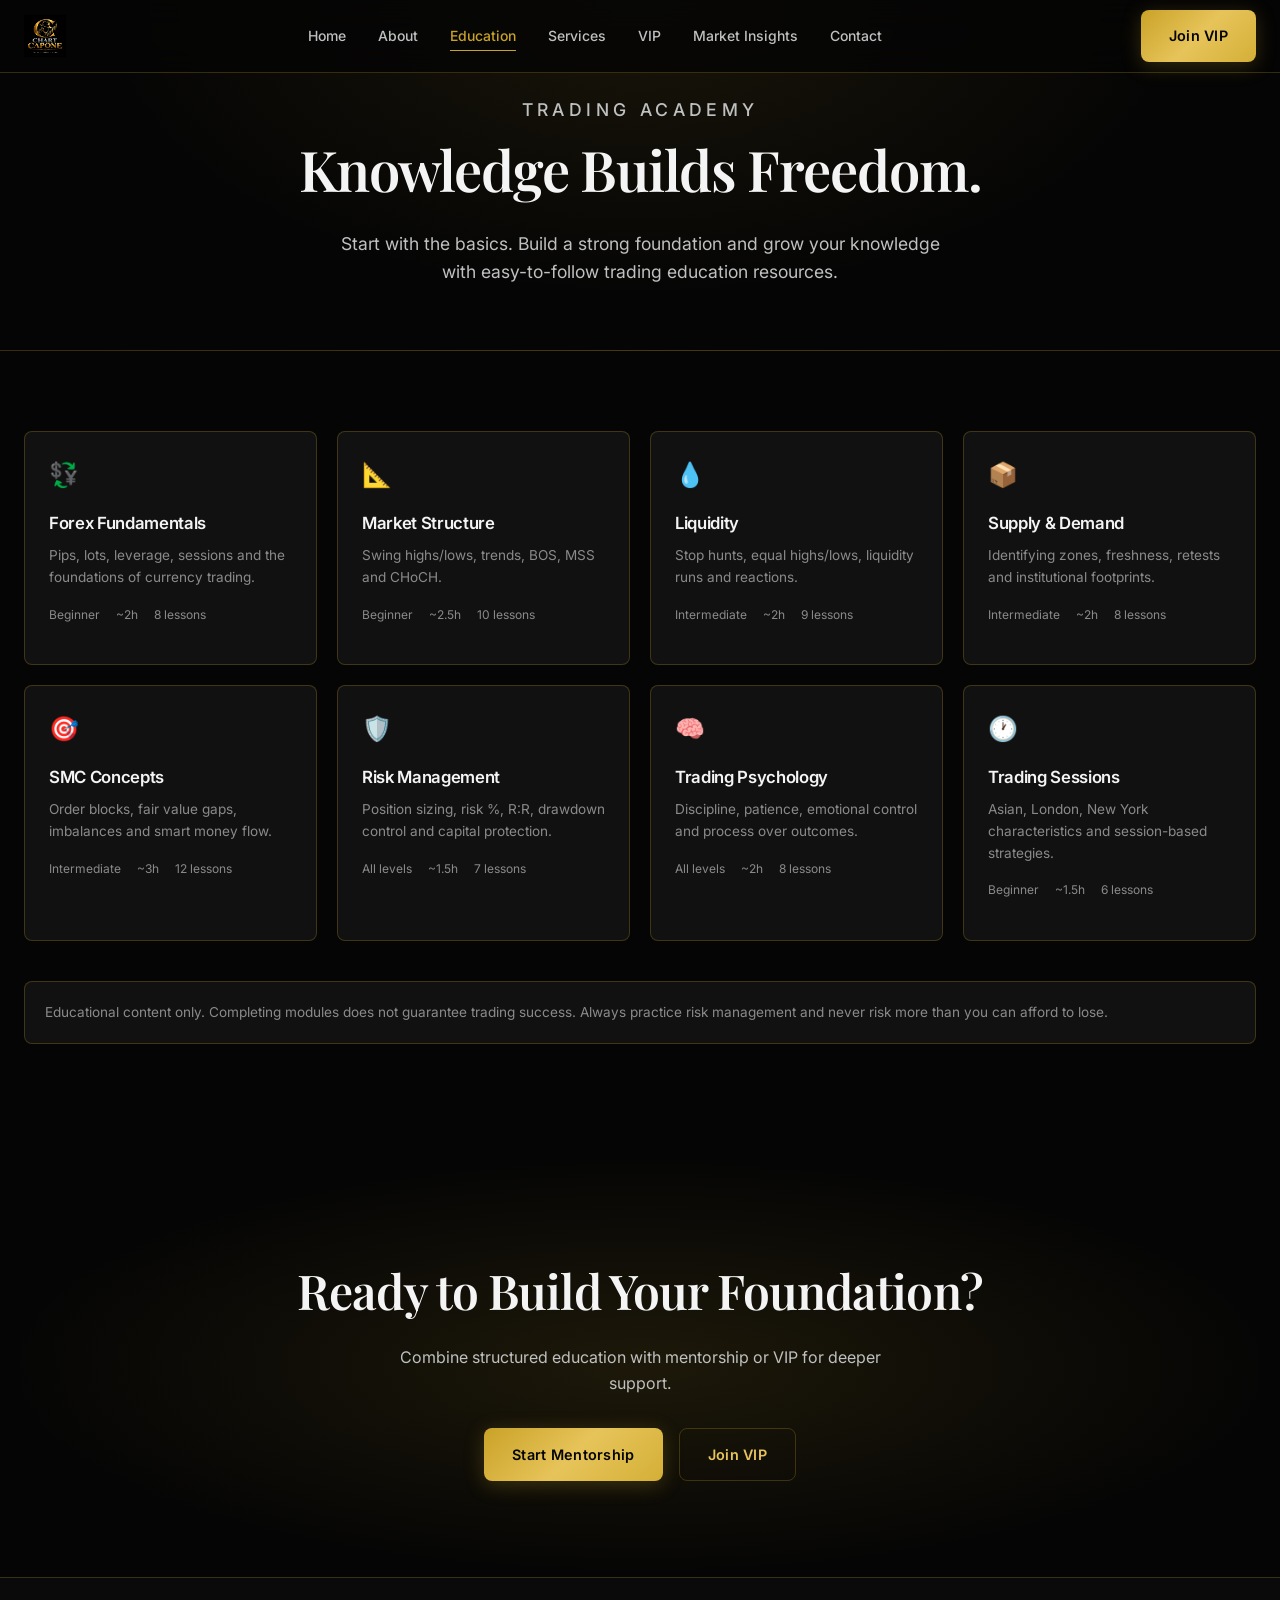
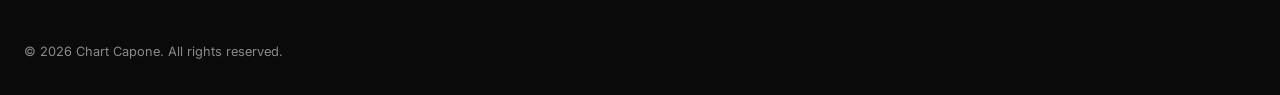
<file: pages/education.html>
<!DOCTYPE html>
<html lang="en">
<head>
  <meta charset="UTF-8" />
  <meta name="viewport" content="width=device-width, initial-scale=1.0" />
  <title>Education | Chart Capone</title>
  <meta name="description" content="Structured trading education: Forex Basics, Market Structure, Liquidity, SMC, Risk Management and Trading Psychology." />
  <link href="https://fonts.googleapis.com/css2?family=Inter:wght@400;500;600;700&family=Playfair+Display:wght@500;600;700&display=swap" rel="stylesheet" />
  <link rel="stylesheet" href="../css/styles.css" />
  <link rel="icon" href="../images/logo.jpeg" type="image/jpeg" />
</head>
<body>
  <header class="navbar" id="navbar">
    <div class="nav-inner">
      <a href="../index.html" class="nav-logo"><img src="../images/logo.jpeg" alt="Chart Capone" /></a>
      <nav class="nav-links">
        <a href="../index.html">Home</a><a href="about.html">About</a><a href="education.html" class="active">Education</a>
        <a href="services.html">Services</a><a href="vip.html">VIP</a>
        <a href="insights.html">Market Insights</a><a href="contact.html">Contact</a>
      </nav>
      <a href="vip.html" class="btn btn-primary nav-cta">Join VIP</a>
      <button class="nav-toggle" id="navToggle" aria-label="Open menu"><span></span><span></span><span></span></button>
    </div>
  </header>
  <div class="mobile-menu" id="mobileMenu">
    <a href="../index.html">Home</a><a href="about.html">About</a><a href="education.html">Education</a>
    <a href="services.html">Services</a><a href="vip.html">VIP</a><a href="examples.html">Live Examples</a>
    <a href="insights.html">Market Insights</a><a href="mentorship.html">Mentorship</a>
    <a href="account-management.html">Account Management</a><a href="faq.html">FAQ</a><a href="contact.html">Contact</a>
    <a href="vip.html" class="btn btn-primary" style="margin-top:1rem">Join VIP</a>
  </div>

  <section class="page-hero">
    <div class="container">
      <p class="eyebrow">Trading Academy</p>
      <h1>Knowledge Builds Freedom.</h1>
      <p>Start with the basics. Build a strong foundation and grow your knowledge with easy-to-follow trading education resources.</p>
    </div>
  </section>

  <section class="section">
    <div class="container">
      <div class="edu-grid">
        <div class="card edu-card"><div class="icon">💱</div><h3>Forex Fundamentals</h3><p>Pips, lots, leverage, sessions and the foundations of currency trading.</p><div class="edu-meta"><span>Beginner</span><span>~2h</span><span>8 lessons</span></div></div>
        <div class="card edu-card"><div class="icon">📐</div><h3>Market Structure</h3><p>Swing highs/lows, trends, BOS, MSS and CHoCH.</p><div class="edu-meta"><span>Beginner</span><span>~2.5h</span><span>10 lessons</span></div></div>
        <div class="card edu-card"><div class="icon">💧</div><h3>Liquidity</h3><p>Stop hunts, equal highs/lows, liquidity runs and reactions.</p><div class="edu-meta"><span>Intermediate</span><span>~2h</span><span>9 lessons</span></div></div>
        <div class="card edu-card"><div class="icon">📦</div><h3>Supply & Demand</h3><p>Identifying zones, freshness, retests and institutional footprints.</p><div class="edu-meta"><span>Intermediate</span><span>~2h</span><span>8 lessons</span></div></div>
        <div class="card edu-card"><div class="icon">🎯</div><h3>SMC Concepts</h3><p>Order blocks, fair value gaps, imbalances and smart money flow.</p><div class="edu-meta"><span>Intermediate</span><span>~3h</span><span>12 lessons</span></div></div>
        <div class="card edu-card"><div class="icon">🛡️</div><h3>Risk Management</h3><p>Position sizing, risk %, R:R, drawdown control and capital protection.</p><div class="edu-meta"><span>All levels</span><span>~1.5h</span><span>7 lessons</span></div></div>
        <div class="card edu-card"><div class="icon">🧠</div><h3>Trading Psychology</h3><p>Discipline, patience, emotional control and process over outcomes.</p><div class="edu-meta"><span>All levels</span><span>~2h</span><span>8 lessons</span></div></div>
        <div class="card edu-card"><div class="icon">🕐</div><h3>Trading Sessions</h3><p>Asian, London, New York characteristics and session-based strategies.</p><div class="edu-meta"><span>Beginner</span><span>~1.5h</span><span>6 lessons</span></div></div>
      </div>
      <div class="disclaimer" style="margin-top:2.5rem">
        Educational content only. Completing modules does not guarantee trading success. Always practice risk management and never risk more than you can afford to lose.
      </div>
    </div>
  </section>

  <section class="cta-section">
    <h2>Ready to Build Your Foundation?</h2>
    <p>Combine structured education with mentorship or VIP for deeper support.</p>
    <div style="display:flex;gap:1rem;justify-content:center;flex-wrap:wrap">
      <a href="mentorship.html" class="btn btn-primary">Start Mentorship</a>
      <a href="vip.html" class="btn btn-secondary">Join VIP</a>
    </div>
  </section>

  <footer class="footer"><div class="container"><div class="footer-bottom" style="border:none;padding-top:0"><span>© 2026 Chart Capone. All rights reserved.</span></div></div></footer>
  <script src="../js/main.js"></script>
</body>
</html>
</file>
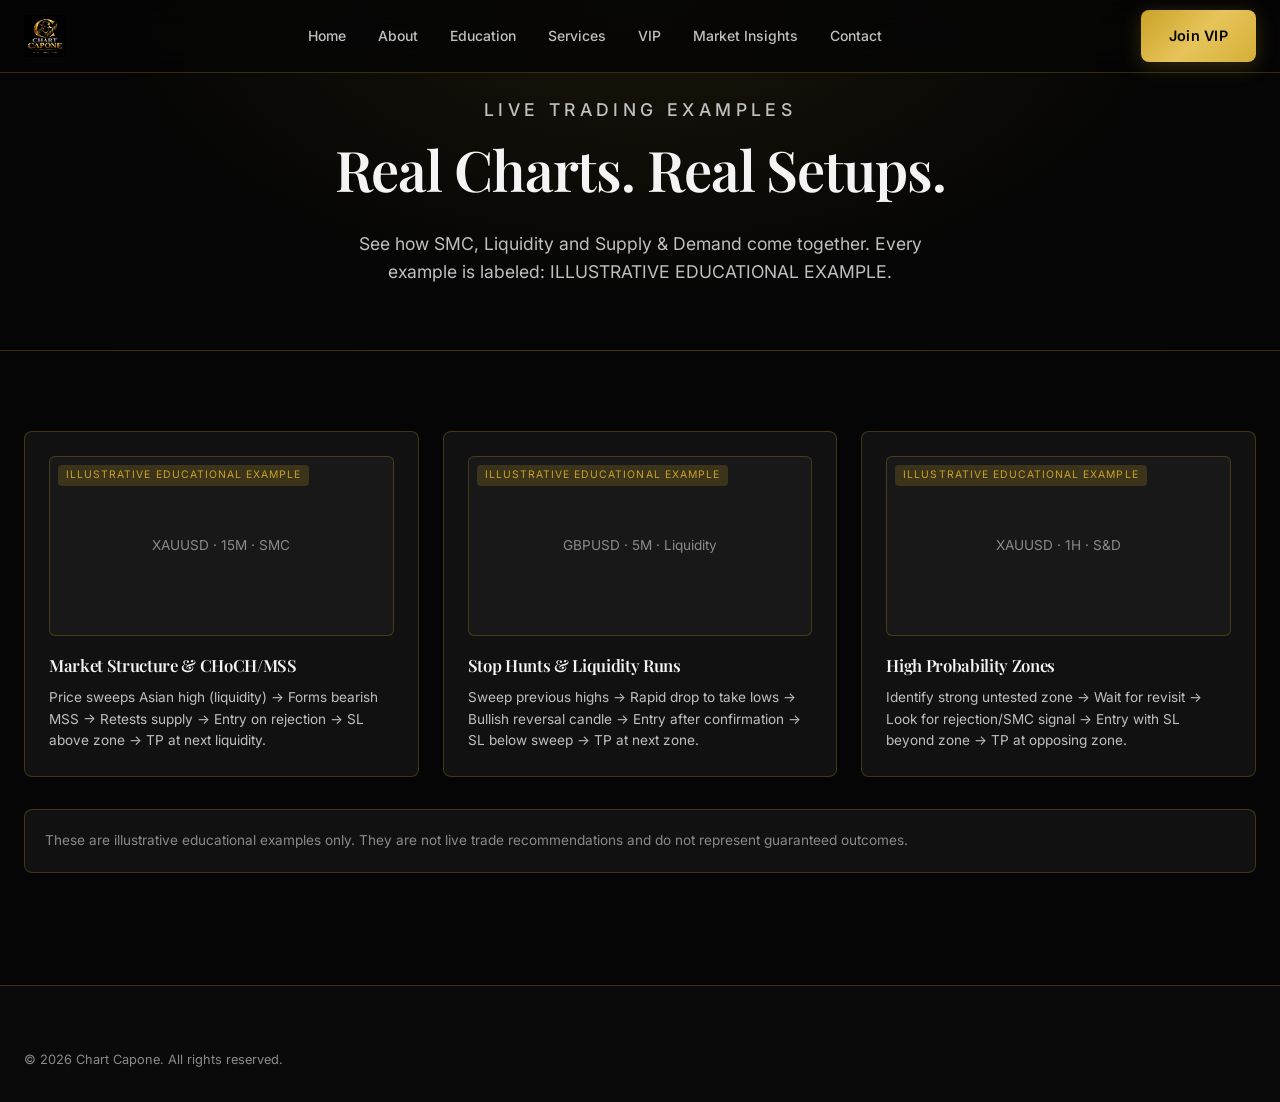
<file: pages/examples.html>
<!DOCTYPE html>
<html lang="en">
<head>
  <meta charset="UTF-8" /><meta name="viewport" content="width=device-width, initial-scale=1.0" />
  <title>Live Examples | Chart Capone</title>
  <link href="https://fonts.googleapis.com/css2?family=Inter:wght@400;500;600;700&family=Playfair+Display:wght@500;600;700&display=swap" rel="stylesheet" />
  <link rel="stylesheet" href="../css/styles.css" />
  <link rel="icon" href="../images/logo.jpeg" type="image/jpeg" />
</head>
<body>
  <header class="navbar" id="navbar"><div class="nav-inner">
    <a href="../index.html" class="nav-logo"><img src="../images/logo.jpeg" alt="Chart Capone" /></a>
    <nav class="nav-links"><a href="../index.html">Home</a><a href="about.html">About</a><a href="education.html">Education</a><a href="services.html">Services</a><a href="vip.html">VIP</a><a href="insights.html">Market Insights</a><a href="contact.html">Contact</a></nav>
    <a href="vip.html" class="btn btn-primary nav-cta">Join VIP</a>
    <button class="nav-toggle" id="navToggle" aria-label="Open menu"><span></span><span></span><span></span></button>
  </div></header>
  <div class="mobile-menu" id="mobileMenu">
    <a href="../index.html">Home</a><a href="about.html">About</a><a href="education.html">Education</a><a href="services.html">Services</a><a href="vip.html">VIP</a><a href="examples.html">Live Examples</a><a href="insights.html">Market Insights</a><a href="mentorship.html">Mentorship</a><a href="account-management.html">Account Management</a><a href="faq.html">FAQ</a><a href="contact.html">Contact</a>
  </div>
  <section class="page-hero"><div class="container"><p class="eyebrow">Live Trading Examples</p><h1>Real Charts. Real Setups.</h1><p>See how SMC, Liquidity and Supply & Demand come together. Every example is labeled: ILLUSTRATIVE EDUCATIONAL EXAMPLE.</p></div></section>
  <section class="section"><div class="container">
    <div class="examples-grid">
      <div class="card example-card">
        <div class="chart-area"><span class="example-label">Illustrative Educational Example</span>XAUUSD · 15M · SMC</div>
        <h3 style="font-size:1.05rem;margin-bottom:0.5rem">Market Structure & CHoCH/MSS</h3>
        <p style="font-size:0.85rem;color:var(--text-muted)">Price sweeps Asian high (liquidity) → Forms bearish MSS → Retests supply → Entry on rejection → SL above zone → TP at next liquidity.</p>
      </div>
      <div class="card example-card">
        <div class="chart-area"><span class="example-label">Illustrative Educational Example</span>GBPUSD · 5M · Liquidity</div>
        <h3 style="font-size:1.05rem;margin-bottom:0.5rem">Stop Hunts & Liquidity Runs</h3>
        <p style="font-size:0.85rem;color:var(--text-muted)">Sweep previous highs → Rapid drop to take lows → Bullish reversal candle → Entry after confirmation → SL below sweep → TP at next zone.</p>
      </div>
      <div class="card example-card">
        <div class="chart-area"><span class="example-label">Illustrative Educational Example</span>XAUUSD · 1H · S&D</div>
        <h3 style="font-size:1.05rem;margin-bottom:0.5rem">High Probability Zones</h3>
        <p style="font-size:0.85rem;color:var(--text-muted)">Identify strong untested zone → Wait for revisit → Look for rejection/SMC signal → Entry with SL beyond zone → TP at opposing zone.</p>
      </div>
    </div>
    <div class="disclaimer" style="margin-top:2rem">These are illustrative educational examples only. They are not live trade recommendations and do not represent guaranteed outcomes.</div>
  </div></section>
  <footer class="footer"><div class="container"><div class="footer-bottom" style="border:none;padding-top:0"><span>© 2026 Chart Capone. All rights reserved.</span></div></div></footer>
  <script src="../js/main.js"></script>
</body>
</html>
</file>
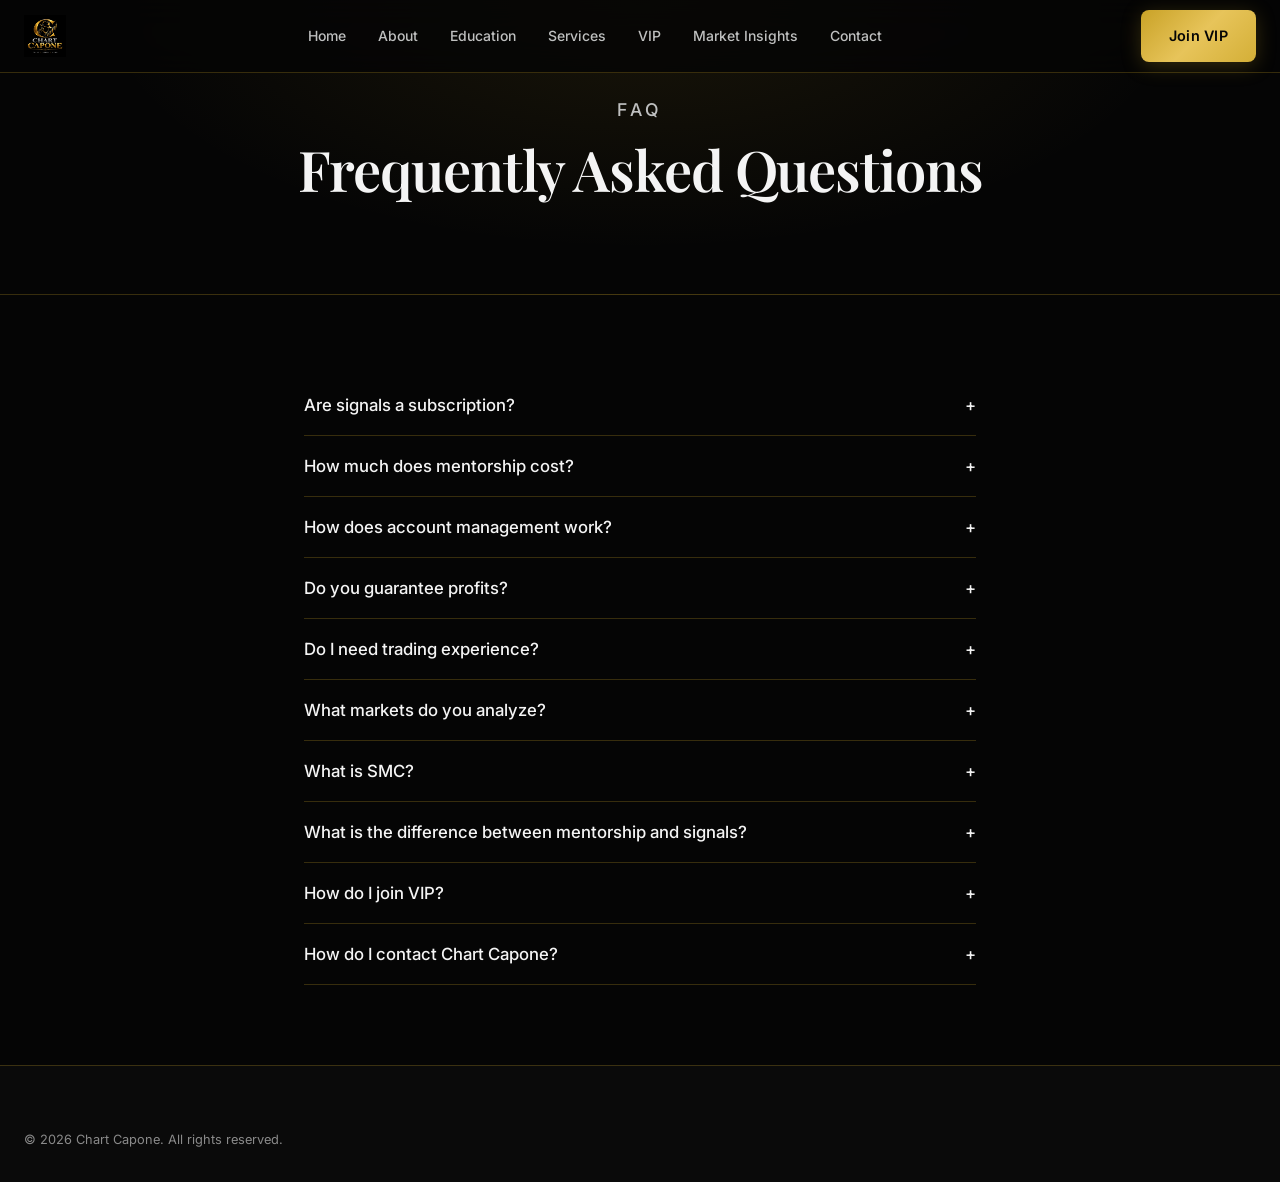
<file: pages/faq.html>
<!DOCTYPE html>
<html lang="en">
<head>
  <meta charset="UTF-8" /><meta name="viewport" content="width=device-width, initial-scale=1.0" />
  <title>FAQ | Chart Capone</title>
  <link href="https://fonts.googleapis.com/css2?family=Inter:wght@400;500;600;700&family=Playfair+Display:wght@500;600;700&display=swap" rel="stylesheet" />
  <link rel="stylesheet" href="../css/styles.css" />
  <link rel="icon" href="../images/logo.jpeg" type="image/jpeg" />
</head>
<body>
  <header class="navbar" id="navbar"><div class="nav-inner">
    <a href="../index.html" class="nav-logo"><img src="../images/logo.jpeg" alt="Chart Capone" /></a>
    <nav class="nav-links"><a href="../index.html">Home</a><a href="about.html">About</a><a href="education.html">Education</a><a href="services.html">Services</a><a href="vip.html">VIP</a><a href="insights.html">Market Insights</a><a href="contact.html">Contact</a></nav>
    <a href="vip.html" class="btn btn-primary nav-cta">Join VIP</a>
    <button class="nav-toggle" id="navToggle" aria-label="Open menu"><span></span><span></span><span></span></button>
  </div></header>
  <div class="mobile-menu" id="mobileMenu">
    <a href="../index.html">Home</a><a href="about.html">About</a><a href="education.html">Education</a><a href="services.html">Services</a><a href="vip.html">VIP</a><a href="examples.html">Live Examples</a><a href="insights.html">Market Insights</a><a href="mentorship.html">Mentorship</a><a href="account-management.html">Account Management</a><a href="faq.html">FAQ</a><a href="contact.html">Contact</a>
  </div>
  <section class="page-hero"><div class="container"><p class="eyebrow">FAQ</p><h1>Frequently Asked Questions</h1></div></section>
  <section class="section"><div class="container" style="max-width:720px;margin:0 auto">
    <div class="faq-item"><button class="faq-q">Are signals a subscription?<span>+</span></button><div class="faq-a"><p>No. Premium Signals are offered as a one-time payment of $100. There is no recurring signal subscription.</p></div></div>
    <div class="faq-item"><button class="faq-q">How much does mentorship cost?<span>+</span></button><div class="faq-a"><p>Mentorship is a one-time payment of $150 for lifetime access. No recurring mentorship fees.</p></div></div>
    <div class="faq-item"><button class="faq-q">How does account management work?<span>+</span></button><div class="faq-a"><p>You submit a request, discuss objectives and risk parameters, agree terms, then the account is managed according to the agreed framework with a 70% client / 30% Chart Capone profit split. Strong risk disclosures apply.</p></div></div>
    <div class="faq-item"><button class="faq-q">Do you guarantee profits?<span>+</span></button><div class="faq-a"><p>No. Trading involves substantial risk of loss. Chart Capone does not guarantee profits or returns. Past performance is not indicative of future results.</p></div></div>
    <div class="faq-item"><button class="faq-q">Do I need trading experience?<span>+</span></button><div class="faq-a"><p>No. Education starts from fundamentals. Mentorship and VIP are suitable for different experience levels. Always trade responsibly.</p></div></div>
    <div class="faq-item"><button class="faq-q">What markets do you analyze?<span>+</span></button><div class="faq-a"><p>Primarily XAUUSD, GBPUSD and other major forex pairs, with educational focus on structure, liquidity and supply & demand.</p></div></div>
    <div class="faq-item"><button class="faq-q">What is SMC?<span>+</span></button><div class="faq-a"><p>Smart Money Concepts — a framework for reading institutional order flow, market structure shifts, liquidity and imbalances. Educational only.</p></div></div>
    <div class="faq-item"><button class="faq-q">What is the difference between mentorship and signals?<span>+</span></button><div class="faq-a"><p>Signals provide trade ideas and analysis. Mentorship focuses on building your own process through structured education, reviews and guidance.</p></div></div>
    <div class="faq-item"><button class="faq-q">How do I join VIP?<span>+</span></button><div class="faq-a"><p>Visit the VIP page, choose your path (Signals, Mentorship or Account Management) and contact us or follow the payment instructions once live.</p></div></div>
    <div class="faq-item"><button class="faq-q">How do I contact Chart Capone?<span>+</span></button><div class="faq-a"><p>Use the Contact form or email info@chartcapone.com. Placeholder phone and location details are on the Contact page.</p></div></div>
  </div></section>
  <footer class="footer"><div class="container"><div class="footer-bottom" style="border:none;padding-top:0"><span>© 2026 Chart Capone. All rights reserved.</span></div></div></footer>
  <script src="../js/main.js"></script>
</body>
</html>
</file>
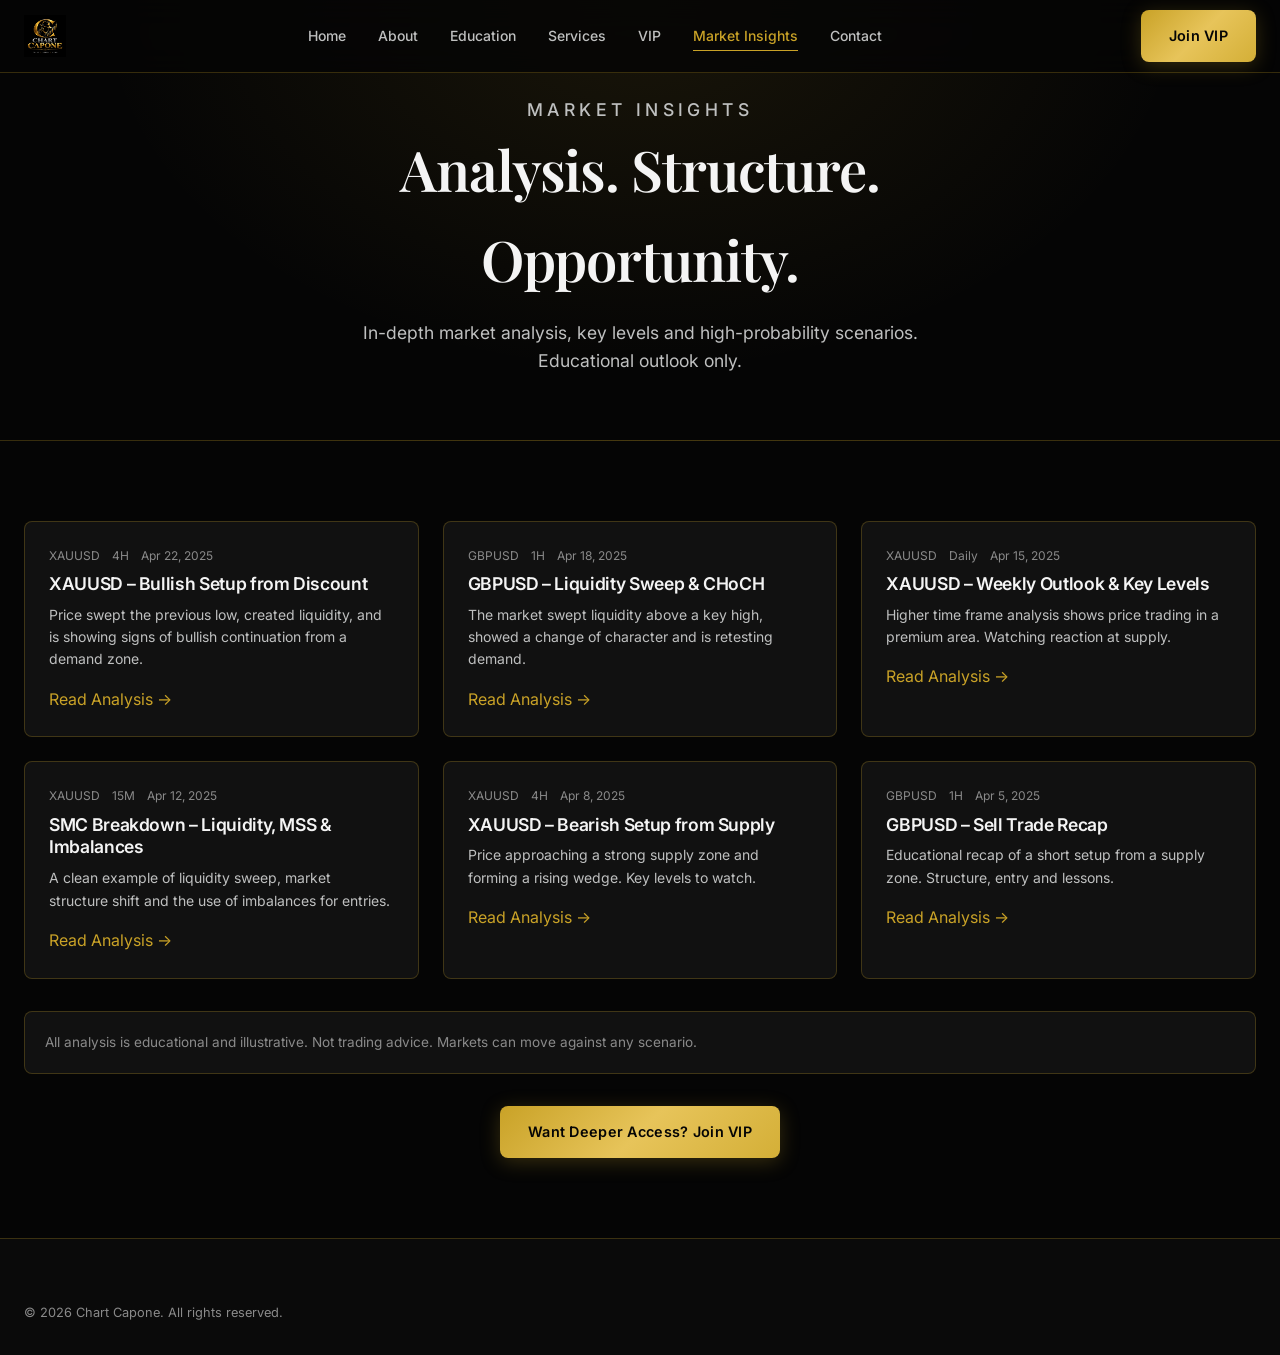
<file: pages/insights.html>
<!DOCTYPE html>
<html lang="en">
<head>
  <meta charset="UTF-8" /><meta name="viewport" content="width=device-width, initial-scale=1.0" />
  <title>Market Insights | Chart Capone</title>
  <link href="https://fonts.googleapis.com/css2?family=Inter:wght@400;500;600;700&family=Playfair+Display:wght@500;600;700&display=swap" rel="stylesheet" />
  <link rel="stylesheet" href="../css/styles.css" />
  <link rel="icon" href="../images/logo.jpeg" type="image/jpeg" />
</head>
<body>
  <header class="navbar" id="navbar"><div class="nav-inner">
    <a href="../index.html" class="nav-logo"><img src="../images/logo.jpeg" alt="Chart Capone" /></a>
    <nav class="nav-links"><a href="../index.html">Home</a><a href="about.html">About</a><a href="education.html">Education</a><a href="services.html">Services</a><a href="vip.html">VIP</a><a href="insights.html" class="active">Market Insights</a><a href="contact.html">Contact</a></nav>
    <a href="vip.html" class="btn btn-primary nav-cta">Join VIP</a>
    <button class="nav-toggle" id="navToggle" aria-label="Open menu"><span></span><span></span><span></span></button>
  </div></header>
  <div class="mobile-menu" id="mobileMenu">
    <a href="../index.html">Home</a><a href="about.html">About</a><a href="education.html">Education</a><a href="services.html">Services</a><a href="vip.html">VIP</a><a href="examples.html">Live Examples</a><a href="insights.html">Market Insights</a><a href="mentorship.html">Mentorship</a><a href="account-management.html">Account Management</a><a href="faq.html">FAQ</a><a href="contact.html">Contact</a>
  </div>
  <section class="page-hero"><div class="container"><p class="eyebrow">Market Insights</p><h1>Analysis. Structure.<br />Opportunity.</h1><p>In-depth market analysis, key levels and high-probability scenarios. Educational outlook only.</p></div></section>
  <section class="section"><div class="container">
    <div class="insights-grid">
      <div class="card insight-card"><div class="meta"><span>XAUUSD</span><span>4H</span><span>Apr 22, 2025</span></div><h3>XAUUSD – Bullish Setup from Discount</h3><p>Price swept the previous low, created liquidity, and is showing signs of bullish continuation from a demand zone.</p><a href="#" class="text-gold">Read Analysis →</a></div>
      <div class="card insight-card"><div class="meta"><span>GBPUSD</span><span>1H</span><span>Apr 18, 2025</span></div><h3>GBPUSD – Liquidity Sweep & CHoCH</h3><p>The market swept liquidity above a key high, showed a change of character and is retesting demand.</p><a href="#" class="text-gold">Read Analysis →</a></div>
      <div class="card insight-card"><div class="meta"><span>XAUUSD</span><span>Daily</span><span>Apr 15, 2025</span></div><h3>XAUUSD – Weekly Outlook & Key Levels</h3><p>Higher time frame analysis shows price trading in a premium area. Watching reaction at supply.</p><a href="#" class="text-gold">Read Analysis →</a></div>
      <div class="card insight-card"><div class="meta"><span>XAUUSD</span><span>15M</span><span>Apr 12, 2025</span></div><h3>SMC Breakdown – Liquidity, MSS & Imbalances</h3><p>A clean example of liquidity sweep, market structure shift and the use of imbalances for entries.</p><a href="#" class="text-gold">Read Analysis →</a></div>
      <div class="card insight-card"><div class="meta"><span>XAUUSD</span><span>4H</span><span>Apr 8, 2025</span></div><h3>XAUUSD – Bearish Setup from Supply</h3><p>Price approaching a strong supply zone and forming a rising wedge. Key levels to watch.</p><a href="#" class="text-gold">Read Analysis →</a></div>
      <div class="card insight-card"><div class="meta"><span>GBPUSD</span><span>1H</span><span>Apr 5, 2025</span></div><h3>GBPUSD – Sell Trade Recap</h3><p>Educational recap of a short setup from a supply zone. Structure, entry and lessons.</p><a href="#" class="text-gold">Read Analysis →</a></div>
    </div>
    <div class="disclaimer" style="margin-top:2rem">All analysis is educational and illustrative. Not trading advice. Markets can move against any scenario.</div>
    <div style="text-align:center;margin-top:2rem"><a href="vip.html" class="btn btn-primary">Want Deeper Access? Join VIP</a></div>
  </div></section>
  <footer class="footer"><div class="container"><div class="footer-bottom" style="border:none;padding-top:0"><span>© 2026 Chart Capone. All rights reserved.</span></div></div></footer>
  <script src="../js/main.js"></script>
</body>
</html>
</file>
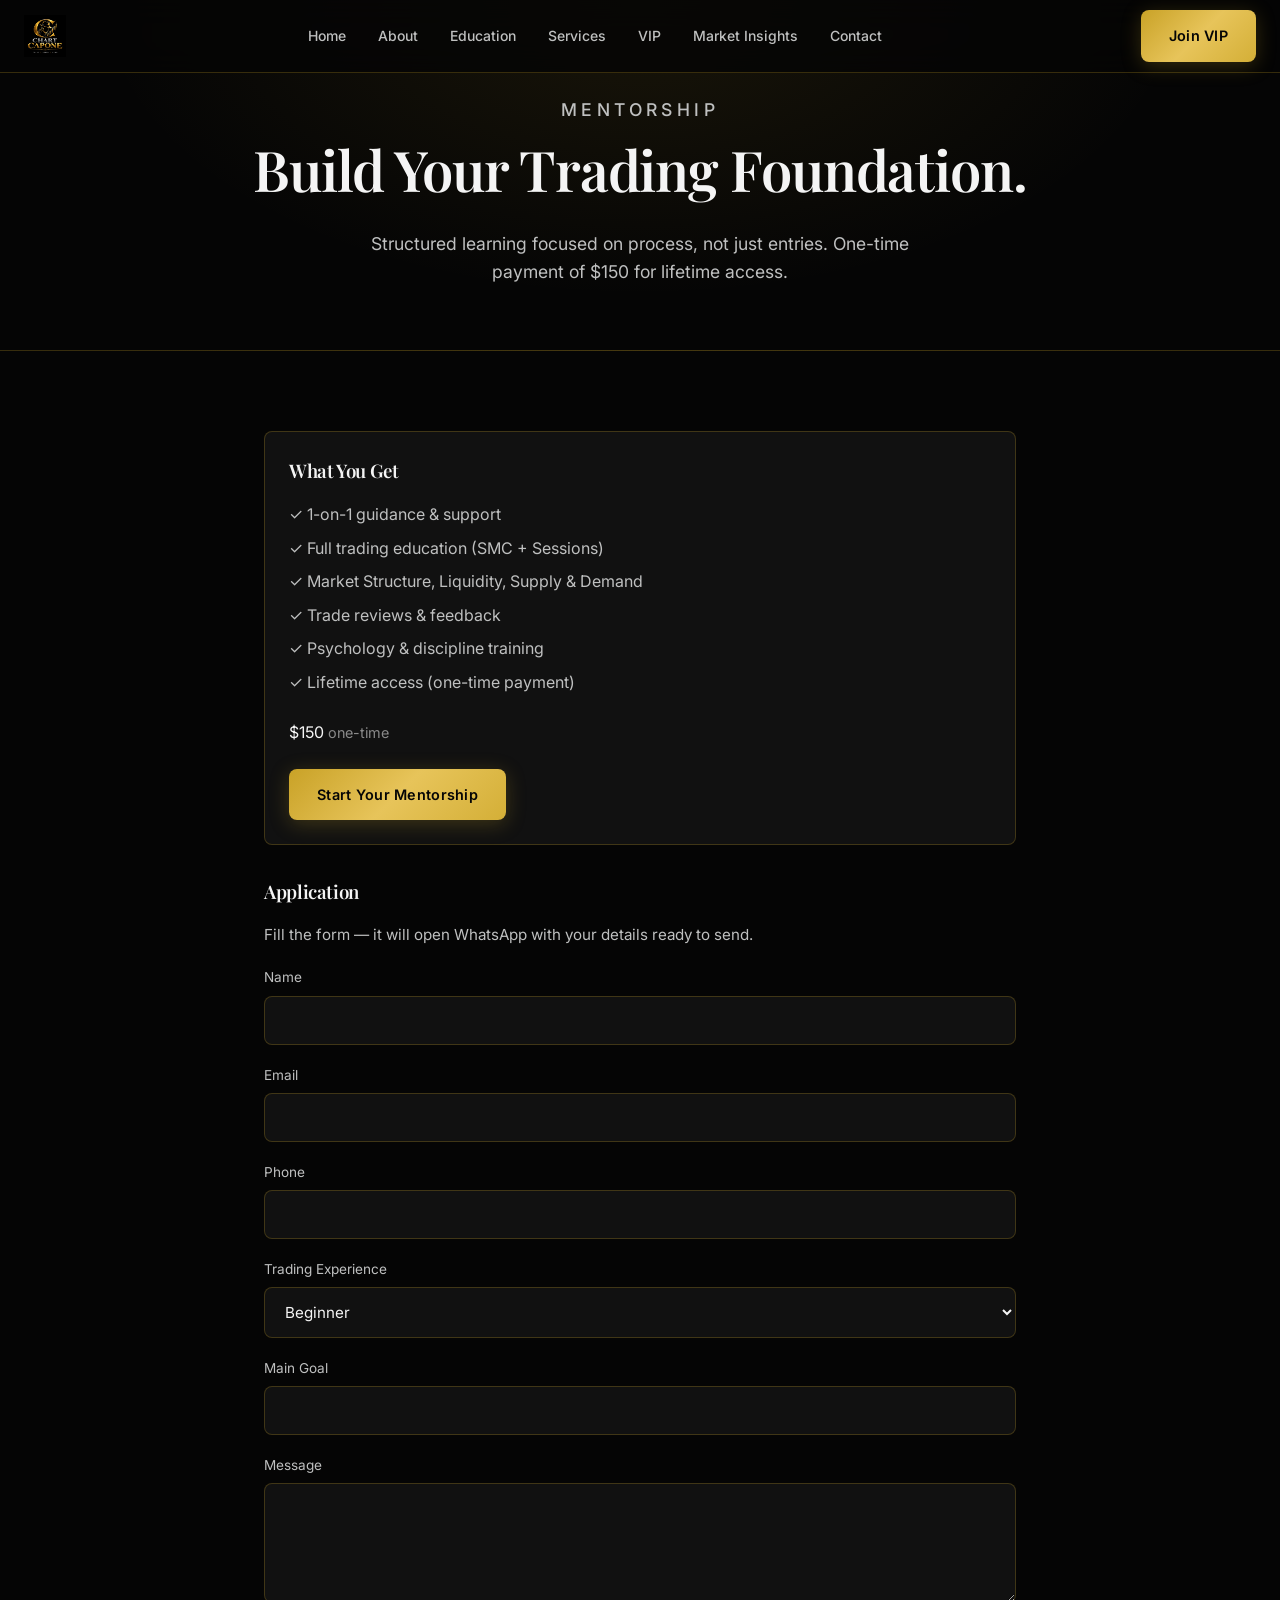
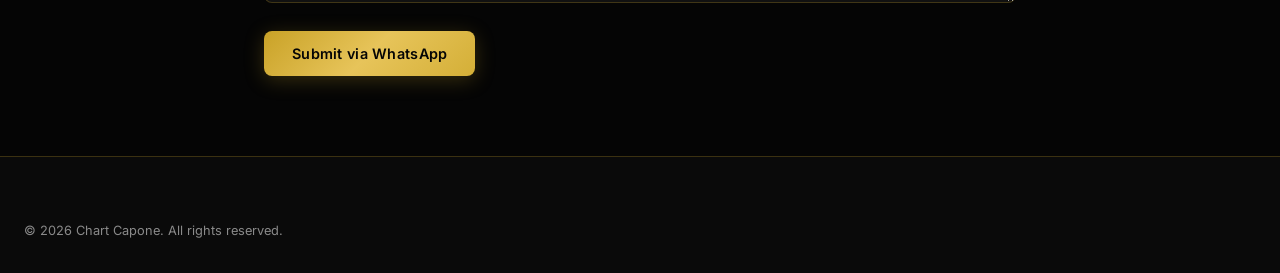
<file: pages/mentorship.html>
<!DOCTYPE html>
<html lang="en">
<head>
  <meta charset="UTF-8" /><meta name="viewport" content="width=device-width, initial-scale=1.0" />
  <title>Mentorship | Chart Capone</title>
  <link href="https://fonts.googleapis.com/css2?family=Inter:wght@400;500;600;700&family=Playfair+Display:wght@500;600;700&display=swap" rel="stylesheet" />
  <link rel="stylesheet" href="../css/styles.css" />
  <link rel="icon" href="../images/logo.jpeg" type="image/jpeg" />
</head>
<body>
  <header class="navbar" id="navbar"><div class="nav-inner">
    <a href="../index.html" class="nav-logo"><img src="../images/logo.jpeg" alt="Chart Capone" /></a>
    <nav class="nav-links"><a href="../index.html">Home</a><a href="about.html">About</a><a href="education.html">Education</a><a href="services.html">Services</a><a href="vip.html">VIP</a><a href="insights.html">Market Insights</a><a href="contact.html">Contact</a></nav>
    <a href="vip.html" class="btn btn-primary nav-cta">Join VIP</a>
    <button class="nav-toggle" id="navToggle" aria-label="Open menu"><span></span><span></span><span></span></button>
  </div></header>
  <div class="mobile-menu" id="mobileMenu">
    <a href="../index.html">Home</a><a href="about.html">About</a><a href="education.html">Education</a><a href="services.html">Services</a><a href="vip.html">VIP</a><a href="examples.html">Live Examples</a><a href="insights.html">Market Insights</a><a href="mentorship.html">Mentorship</a><a href="account-management.html">Account Management</a><a href="faq.html">FAQ</a><a href="contact.html">Contact</a>
  </div>
  <section class="page-hero"><div class="container"><p class="eyebrow">Mentorship</p><h1>Build Your Trading Foundation.</h1><p>Structured learning focused on process, not just entries. One-time payment of $150 for lifetime access.</p></div></section>
  <section class="section"><div class="container" style="max-width:800px;margin:0 auto">
    <div class="card" style="margin-bottom:2rem">
      <h3 style="margin-bottom:1rem">What You Get</h3>
      <ul style="color:var(--text-muted)">
        <li style="margin-bottom:0.5rem">✓ 1-on-1 guidance & support</li>
        <li style="margin-bottom:0.5rem">✓ Full trading education (SMC + Sessions)</li>
        <li style="margin-bottom:0.5rem">✓ Market Structure, Liquidity, Supply & Demand</li>
        <li style="margin-bottom:0.5rem">✓ Trade reviews & feedback</li>
        <li style="margin-bottom:0.5rem">✓ Psychology & discipline training</li>
        <li style="margin-bottom:0.5rem">✓ Lifetime access (one-time payment)</li>
      </ul>
      <div class="price" style="margin:1.5rem 0">$150 <span style="font-size:0.9rem;color:var(--text-dim)">one-time</span></div>
      <a href="contact.html" class="btn btn-primary">Start Your Mentorship</a>
    </div>
    <h3 style="margin-bottom:1rem">Application</h3>
    <p style="color:var(--text-muted);margin-bottom:1.25rem;font-size:0.95rem">Fill the form — it will open WhatsApp with your details ready to send.</p>
    <form>
      <div class="form-group"><label for="name">Name</label><input type="text" id="name" name="Name" required /></div>
      <div class="form-group"><label for="email">Email</label><input type="email" id="email" name="Email" required /></div>
      <div class="form-group"><label for="phone">Phone</label><input type="tel" id="phone" name="Phone" /></div>
      <div class="form-group">
        <label for="experience">Trading Experience</label>
        <select id="experience" name="Trading Experience">
          <option>Beginner</option>
          <option>Intermediate</option>
          <option>Advanced</option>
        </select>
      </div>
      <div class="form-group"><label for="goal">Main Goal</label><input type="text" id="goal" name="Main Goal" /></div>
      <div class="form-group"><label for="message">Message</label><textarea id="message" name="Message"></textarea></div>
      <button type="submit" class="btn btn-primary">Submit via WhatsApp</button>
    </form>
  </div></section>
  <footer class="footer"><div class="container"><div class="footer-bottom" style="border:none;padding-top:0"><span>© 2026 Chart Capone. All rights reserved.</span></div></div></footer>
  <script src="../js/main.js"></script>
</body>
</html>
</file>
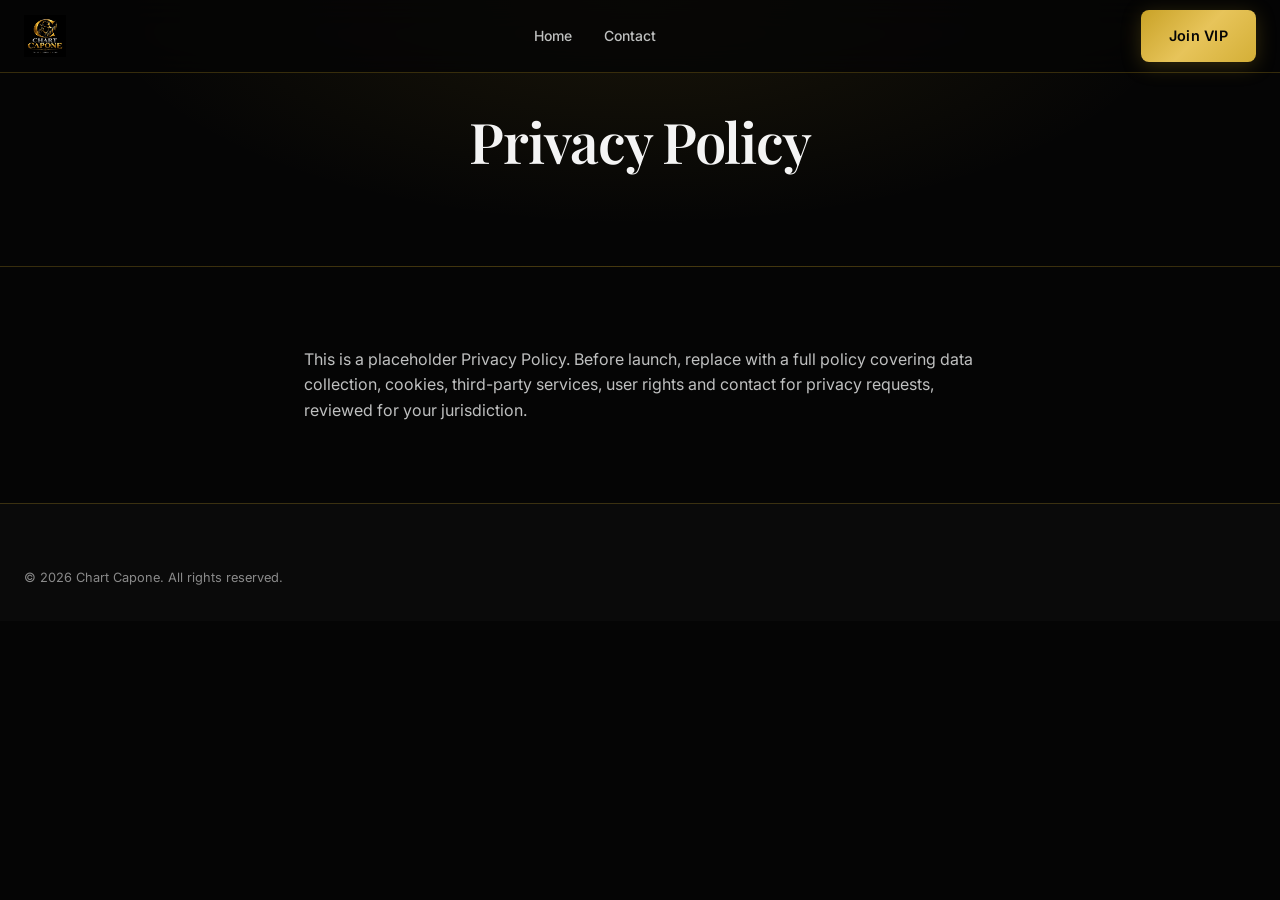
<file: pages/privacy.html>
<!DOCTYPE html>
<html lang="en"><head><meta charset="UTF-8" /><meta name="viewport" content="width=device-width, initial-scale=1.0" /><title>Privacy Policy | Chart Capone</title><link href="https://fonts.googleapis.com/css2?family=Inter:wght@400;500;600;700&family=Playfair+Display:wght@500;600;700&display=swap" rel="stylesheet" /><link rel="stylesheet" href="../css/styles.css" /><link rel="icon" href="../images/logo.jpeg" type="image/jpeg" /></head>
<body>
  <header class="navbar" id="navbar"><div class="nav-inner"><a href="../index.html" class="nav-logo"><img src="../images/logo.jpeg" alt="Chart Capone" /></a><nav class="nav-links"><a href="../index.html">Home</a><a href="contact.html">Contact</a></nav><a href="vip.html" class="btn btn-primary nav-cta">Join VIP</a><button class="nav-toggle" id="navToggle" aria-label="Open menu"><span></span><span></span><span></span></button></div></header>
  <div class="mobile-menu" id="mobileMenu"><a href="../index.html">Home</a><a href="contact.html">Contact</a></div>
  <section class="page-hero"><div class="container"><h1>Privacy Policy</h1></div></section>
  <section class="section"><div class="container" style="max-width:720px;margin:0 auto;color:var(--text-muted)"><p>This is a placeholder Privacy Policy. Before launch, replace with a full policy covering data collection, cookies, third-party services, user rights and contact for privacy requests, reviewed for your jurisdiction.</p></div></section>
  <footer class="footer"><div class="container"><div class="footer-bottom" style="border:none;padding-top:0"><span>© 2026 Chart Capone. All rights reserved.</span></div></div></footer>
  <script src="../js/main.js"></script>
</body></html>
</file>
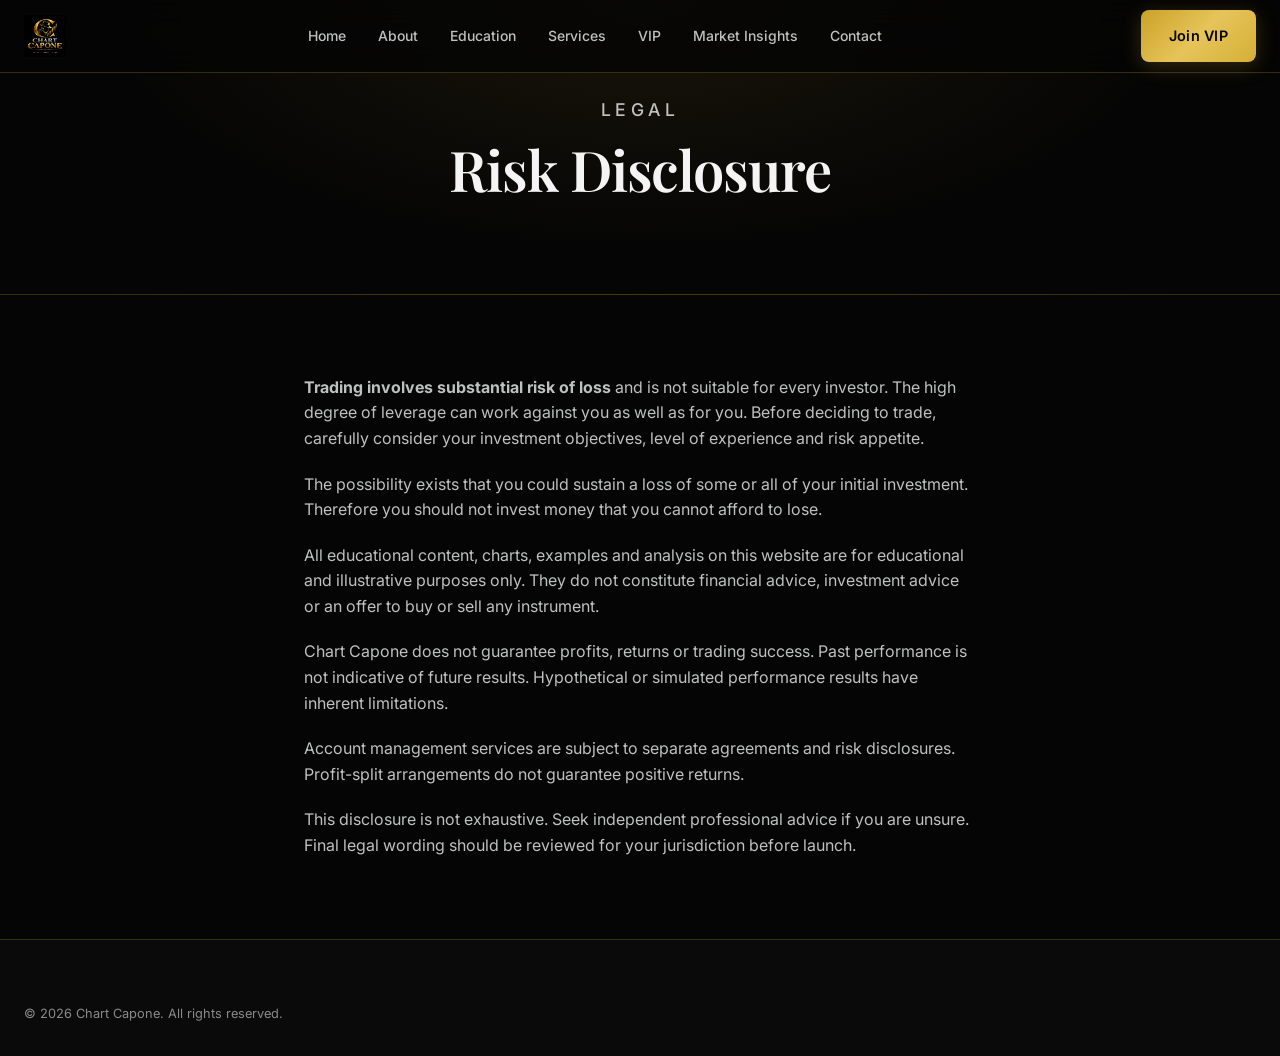
<file: pages/risk.html>
<!DOCTYPE html>
<html lang="en">
<head>
  <meta charset="UTF-8" /><meta name="viewport" content="width=device-width, initial-scale=1.0" />
  <title>Risk Disclosure | Chart Capone</title>
  <link href="https://fonts.googleapis.com/css2?family=Inter:wght@400;500;600;700&family=Playfair+Display:wght@500;600;700&display=swap" rel="stylesheet" />
  <link rel="stylesheet" href="../css/styles.css" />
  <link rel="icon" href="../images/logo.jpeg" type="image/jpeg" />
</head>
<body>
  <header class="navbar" id="navbar"><div class="nav-inner">
    <a href="../index.html" class="nav-logo"><img src="../images/logo.jpeg" alt="Chart Capone" /></a>
    <nav class="nav-links"><a href="../index.html">Home</a><a href="about.html">About</a><a href="education.html">Education</a><a href="services.html">Services</a><a href="vip.html">VIP</a><a href="insights.html">Market Insights</a><a href="contact.html">Contact</a></nav>
    <a href="vip.html" class="btn btn-primary nav-cta">Join VIP</a>
    <button class="nav-toggle" id="navToggle" aria-label="Open menu"><span></span><span></span><span></span></button>
  </div></header>
  <div class="mobile-menu" id="mobileMenu">
    <a href="../index.html">Home</a><a href="about.html">About</a><a href="education.html">Education</a><a href="services.html">Services</a><a href="vip.html">VIP</a><a href="examples.html">Live Examples</a><a href="insights.html">Market Insights</a><a href="mentorship.html">Mentorship</a><a href="account-management.html">Account Management</a><a href="faq.html">FAQ</a><a href="contact.html">Contact</a>
  </div>
  <section class="page-hero"><div class="container"><p class="eyebrow">Legal</p><h1>Risk Disclosure</h1></div></section>
  <section class="section"><div class="container" style="max-width:720px;margin:0 auto;color:var(--text-muted)">
    <p style="margin-bottom:1.25rem"><strong>Trading involves substantial risk of loss</strong> and is not suitable for every investor. The high degree of leverage can work against you as well as for you. Before deciding to trade, carefully consider your investment objectives, level of experience and risk appetite.</p>
    <p style="margin-bottom:1.25rem">The possibility exists that you could sustain a loss of some or all of your initial investment. Therefore you should not invest money that you cannot afford to lose.</p>
    <p style="margin-bottom:1.25rem">All educational content, charts, examples and analysis on this website are for educational and illustrative purposes only. They do not constitute financial advice, investment advice or an offer to buy or sell any instrument.</p>
    <p style="margin-bottom:1.25rem">Chart Capone does not guarantee profits, returns or trading success. Past performance is not indicative of future results. Hypothetical or simulated performance results have inherent limitations.</p>
    <p style="margin-bottom:1.25rem">Account management services are subject to separate agreements and risk disclosures. Profit-split arrangements do not guarantee positive returns.</p>
    <p>This disclosure is not exhaustive. Seek independent professional advice if you are unsure. Final legal wording should be reviewed for your jurisdiction before launch.</p>
  </div></section>
  <footer class="footer"><div class="container"><div class="footer-bottom" style="border:none;padding-top:0"><span>© 2026 Chart Capone. All rights reserved.</span></div></div></footer>
  <script src="../js/main.js"></script>
</body>
</html>
</file>
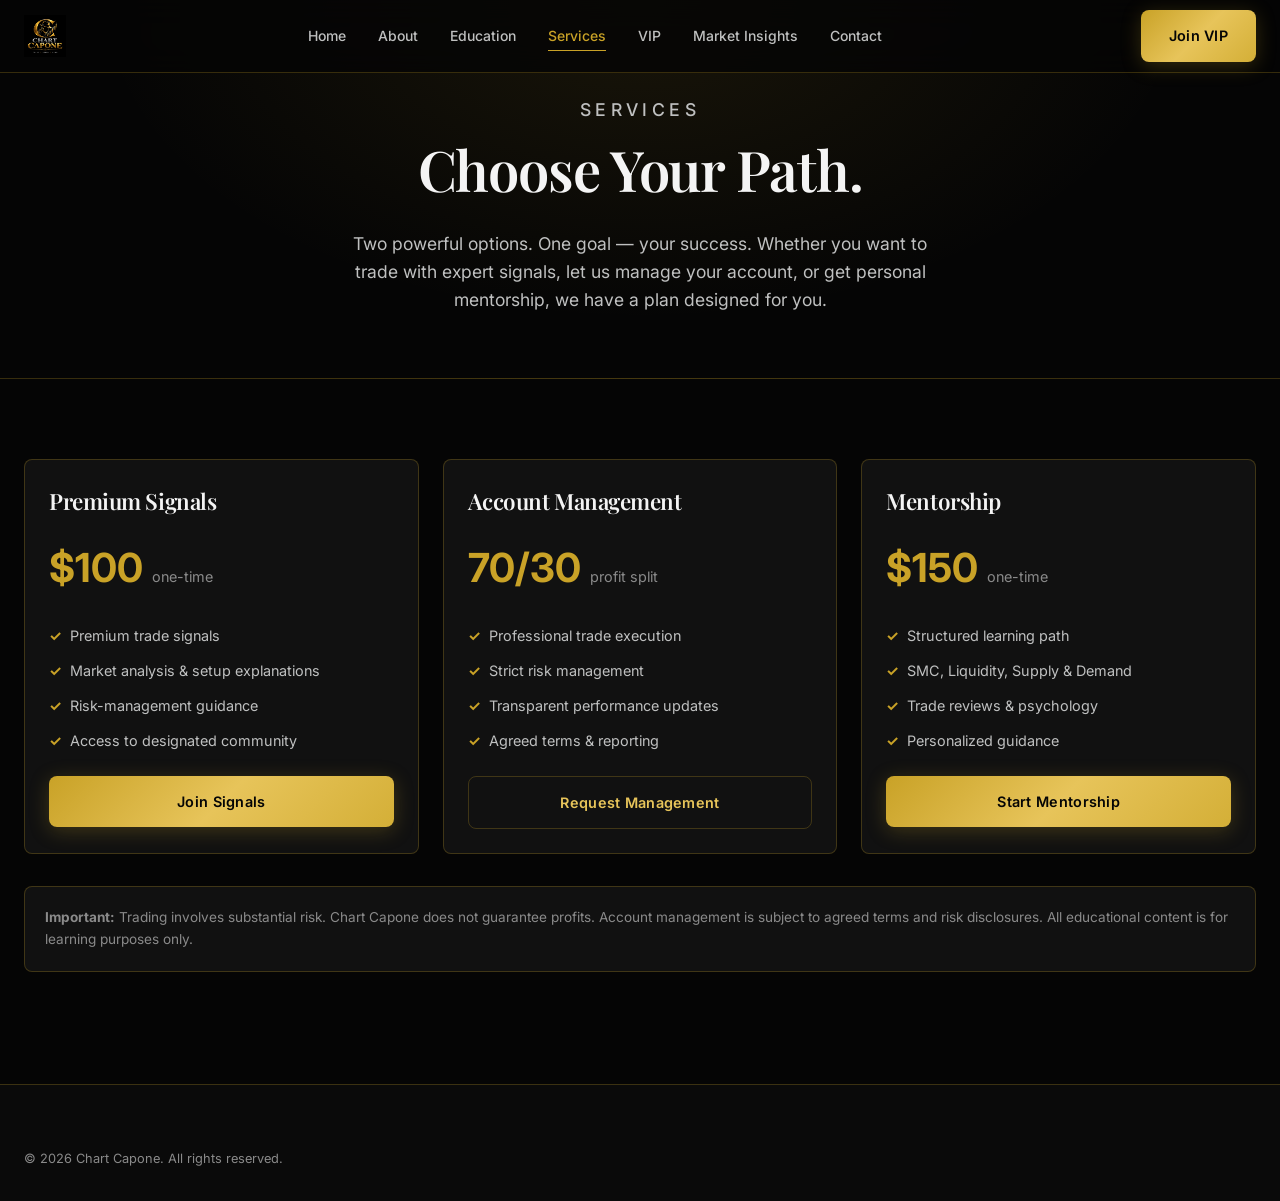
<file: pages/services.html>
<!DOCTYPE html>
<html lang="en">
<head>
  <meta charset="UTF-8" />
  <meta name="viewport" content="width=device-width, initial-scale=1.0" />
  <title>Services | Chart Capone</title>
  <meta name="description" content="Choose your path: Premium Signals, Account Management or Mentorship with Chart Capone." />
  <link href="https://fonts.googleapis.com/css2?family=Inter:wght@400;500;600;700&family=Playfair+Display:wght@500;600;700&display=swap" rel="stylesheet" />
  <link rel="stylesheet" href="../css/styles.css" />
  <link rel="icon" href="../images/logo.jpeg" type="image/jpeg" />
</head>
<body>
  <header class="navbar" id="navbar">
    <div class="nav-inner">
      <a href="../index.html" class="nav-logo"><img src="../images/logo.jpeg" alt="Chart Capone" /></a>
      <nav class="nav-links">
        <a href="../index.html">Home</a><a href="about.html">About</a><a href="education.html">Education</a>
        <a href="services.html" class="active">Services</a><a href="vip.html">VIP</a>
        <a href="insights.html">Market Insights</a><a href="contact.html">Contact</a>
      </nav>
      <a href="vip.html" class="btn btn-primary nav-cta">Join VIP</a>
      <button class="nav-toggle" id="navToggle" aria-label="Open menu"><span></span><span></span><span></span></button>
    </div>
  </header>
  <div class="mobile-menu" id="mobileMenu">
    <a href="../index.html">Home</a><a href="about.html">About</a><a href="education.html">Education</a>
    <a href="services.html">Services</a><a href="vip.html">VIP</a><a href="examples.html">Live Examples</a>
    <a href="insights.html">Market Insights</a><a href="mentorship.html">Mentorship</a>
    <a href="account-management.html">Account Management</a><a href="faq.html">FAQ</a><a href="contact.html">Contact</a>
    <a href="vip.html" class="btn btn-primary" style="margin-top:1rem">Join VIP</a>
  </div>

  <section class="page-hero">
    <div class="container">
      <p class="eyebrow">Services</p>
      <h1>Choose Your Path.</h1>
      <p>Two powerful options. One goal — your success. Whether you want to trade with expert signals, let us manage your account, or get personal mentorship, we have a plan designed for you.</p>
    </div>
  </section>

  <section class="section">
    <div class="container">
      <div class="pricing-grid">
        <div class="card pricing-card">
          <h3 style="font-size:1.4rem;margin-bottom:0.5rem">Premium Signals</h3>
          <div class="price">$100 <span>one-time</span></div>
          <ul>
            <li>Premium trade signals</li>
            <li>Market analysis & setup explanations</li>
            <li>Risk-management guidance</li>
            <li>Access to designated community</li>
          </ul>
          <a href="vip.html" class="btn btn-primary" style="width:100%">Join Signals</a>
        </div>
        <div class="card pricing-card">
          <h3 style="font-size:1.4rem;margin-bottom:0.5rem">Account Management</h3>
          <div class="price">70/30 <span>profit split</span></div>
          <ul>
            <li>Professional trade execution</li>
            <li>Strict risk management</li>
            <li>Transparent performance updates</li>
            <li>Agreed terms & reporting</li>
          </ul>
          <a href="account-management.html" class="btn btn-secondary" style="width:100%">Request Management</a>
        </div>
        <div class="card pricing-card">
          <h3 style="font-size:1.4rem;margin-bottom:0.5rem">Mentorship</h3>
          <div class="price">$150 <span>one-time</span></div>
          <ul>
            <li>Structured learning path</li>
            <li>SMC, Liquidity, Supply & Demand</li>
            <li>Trade reviews & psychology</li>
            <li>Personalized guidance</li>
          </ul>
          <a href="mentorship.html" class="btn btn-primary" style="width:100%">Start Mentorship</a>
        </div>
      </div>
      <div class="disclaimer">
        <strong>Important:</strong> Trading involves substantial risk. Chart Capone does not guarantee profits. Account management is subject to agreed terms and risk disclosures. All educational content is for learning purposes only.
      </div>
    </div>
  </section>

  <footer class="footer">
    <div class="container">
      <div class="footer-bottom" style="border:none;padding-top:0">
        <span>© 2026 Chart Capone. All rights reserved.</span>
      </div>
    </div>
  </footer>
  <script src="../js/main.js"></script>
</body>
</html>
</file>
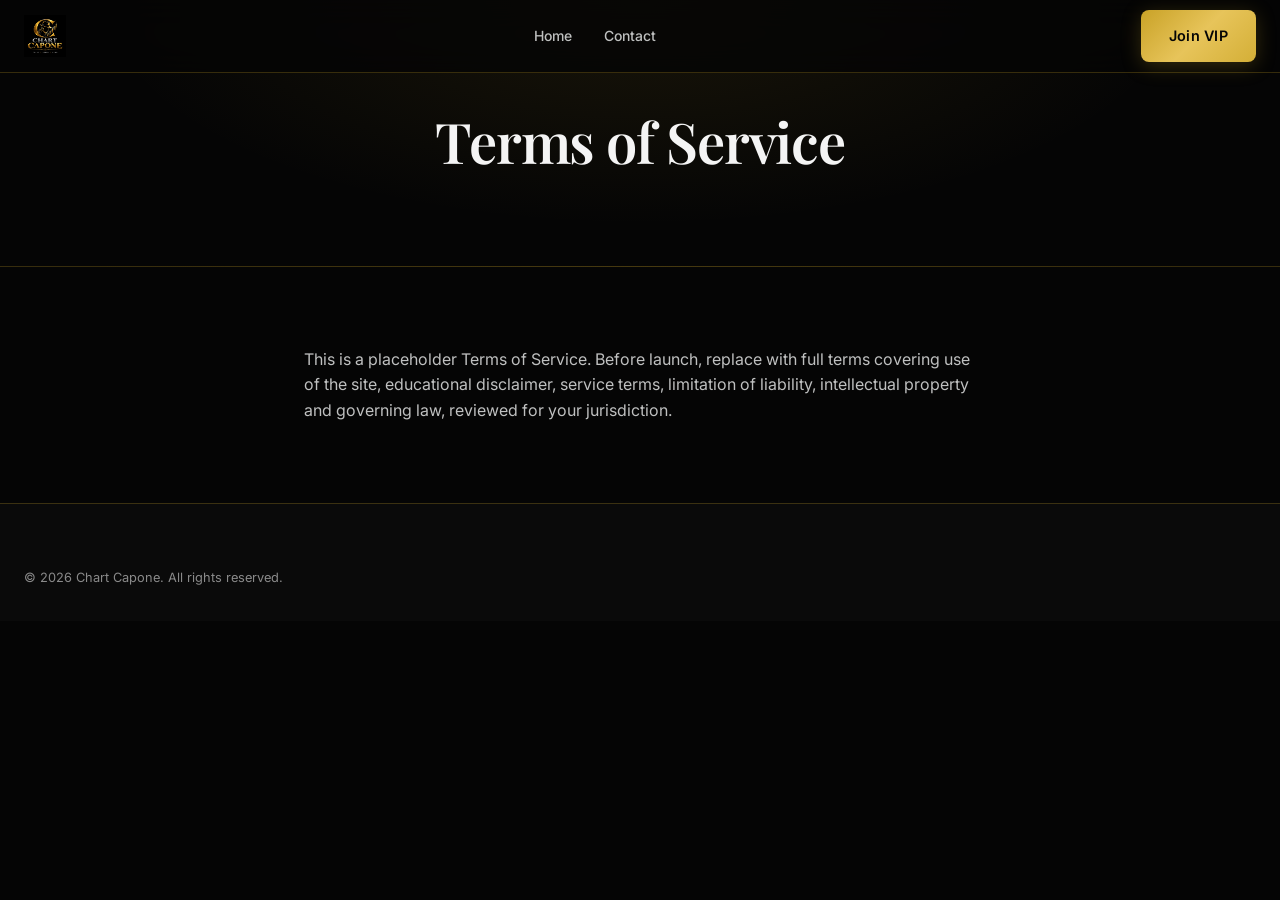
<file: pages/terms.html>
<!DOCTYPE html>
<html lang="en"><head><meta charset="UTF-8" /><meta name="viewport" content="width=device-width, initial-scale=1.0" /><title>Terms of Service | Chart Capone</title><link href="https://fonts.googleapis.com/css2?family=Inter:wght@400;500;600;700&family=Playfair+Display:wght@500;600;700&display=swap" rel="stylesheet" /><link rel="stylesheet" href="../css/styles.css" /><link rel="icon" href="../images/logo.jpeg" type="image/jpeg" /></head>
<body>
  <header class="navbar" id="navbar"><div class="nav-inner"><a href="../index.html" class="nav-logo"><img src="../images/logo.jpeg" alt="Chart Capone" /></a><nav class="nav-links"><a href="../index.html">Home</a><a href="contact.html">Contact</a></nav><a href="vip.html" class="btn btn-primary nav-cta">Join VIP</a><button class="nav-toggle" id="navToggle" aria-label="Open menu"><span></span><span></span><span></span></button></div></header>
  <div class="mobile-menu" id="mobileMenu"><a href="../index.html">Home</a><a href="contact.html">Contact</a></div>
  <section class="page-hero"><div class="container"><h1>Terms of Service</h1></div></section>
  <section class="section"><div class="container" style="max-width:720px;margin:0 auto;color:var(--text-muted)"><p>This is a placeholder Terms of Service. Before launch, replace with full terms covering use of the site, educational disclaimer, service terms, limitation of liability, intellectual property and governing law, reviewed for your jurisdiction.</p></div></section>
  <footer class="footer"><div class="container"><div class="footer-bottom" style="border:none;padding-top:0"><span>© 2026 Chart Capone. All rights reserved.</span></div></div></footer>
  <script src="../js/main.js"></script>
</body></html>
</file>
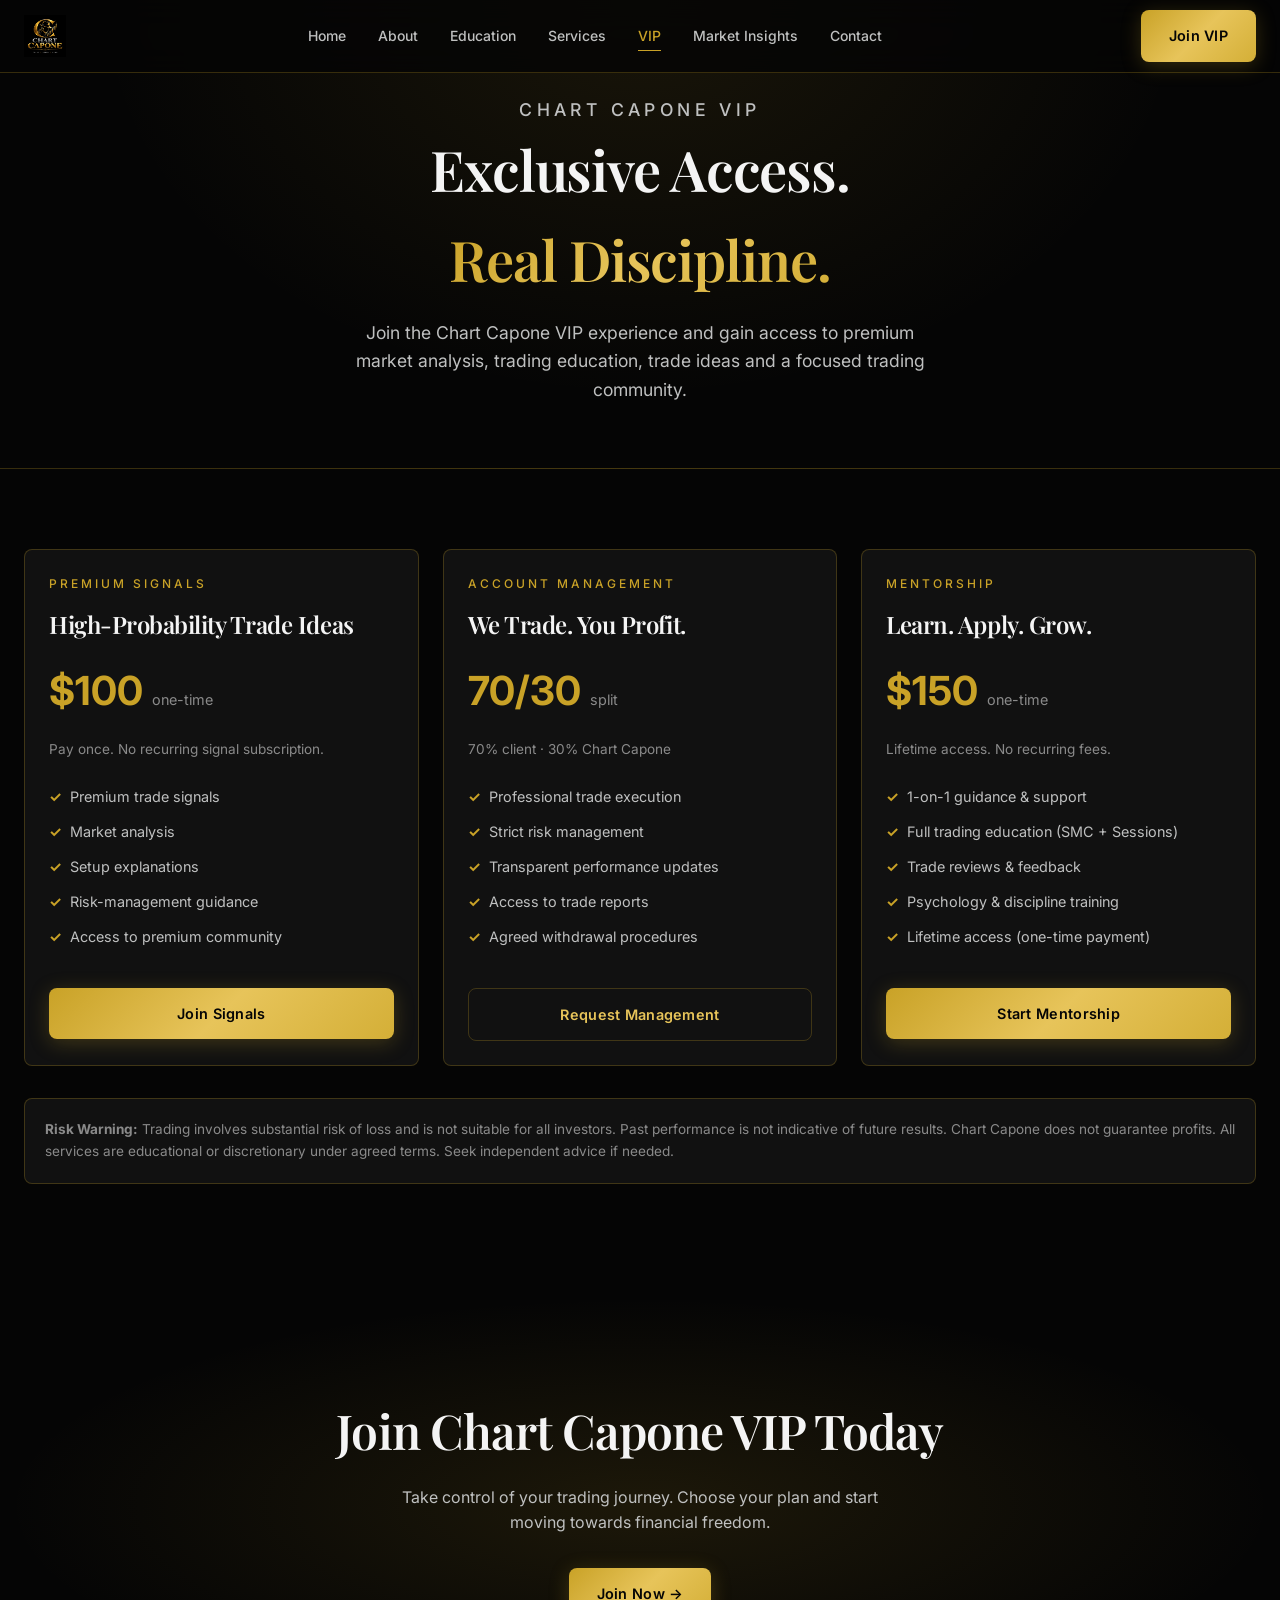
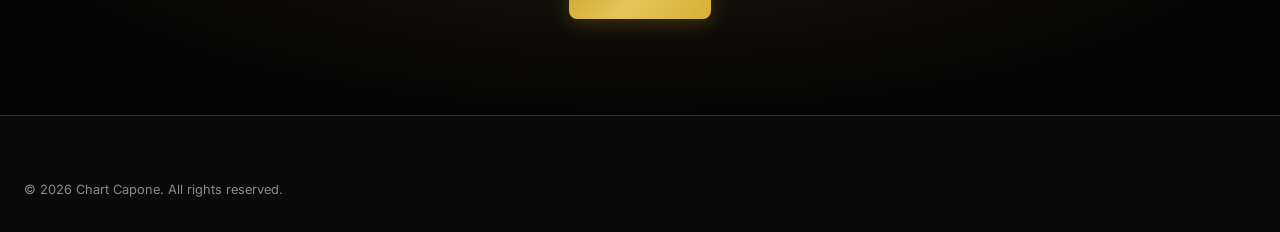
<file: pages/vip.html>
<!DOCTYPE html>
<html lang="en">
<head>
  <meta charset="UTF-8" />
  <meta name="viewport" content="width=device-width, initial-scale=1.0" />
  <title>VIP Membership | Chart Capone</title>
  <meta name="description" content="Join Chart Capone VIP for premium signals, market analysis, education and a focused trading community. One-time payment options." />
  <link href="https://fonts.googleapis.com/css2?family=Inter:wght@400;500;600;700&family=Playfair+Display:wght@500;600;700&display=swap" rel="stylesheet" />
  <link rel="stylesheet" href="../css/styles.css" />
  <link rel="icon" href="../images/logo.jpeg" type="image/jpeg" />
</head>
<body>
  <header class="navbar" id="navbar">
    <div class="nav-inner">
      <a href="../index.html" class="nav-logo"><img src="../images/logo.jpeg" alt="Chart Capone" /></a>
      <nav class="nav-links">
        <a href="../index.html">Home</a><a href="about.html">About</a><a href="education.html">Education</a>
        <a href="services.html">Services</a><a href="vip.html" class="active">VIP</a>
        <a href="insights.html">Market Insights</a><a href="contact.html">Contact</a>
      </nav>
      <a href="vip.html" class="btn btn-primary nav-cta">Join VIP</a>
      <button class="nav-toggle" id="navToggle" aria-label="Open menu"><span></span><span></span><span></span></button>
    </div>
  </header>
  <div class="mobile-menu" id="mobileMenu">
    <a href="../index.html">Home</a><a href="about.html">About</a><a href="education.html">Education</a>
    <a href="services.html">Services</a><a href="vip.html">VIP</a><a href="examples.html">Live Examples</a>
    <a href="insights.html">Market Insights</a><a href="mentorship.html">Mentorship</a>
    <a href="account-management.html">Account Management</a><a href="faq.html">FAQ</a><a href="contact.html">Contact</a>
    <a href="vip.html" class="btn btn-primary" style="margin-top:1rem">Join VIP</a>
  </div>

  <section class="page-hero">
    <div class="container">
      <p class="eyebrow">Chart Capone VIP</p>
      <h1>Exclusive Access.<br /><span class="gradient-gold">Real Discipline.</span></h1>
      <p>Join the Chart Capone VIP experience and gain access to premium market analysis, trading education, trade ideas and a focused trading community.</p>
    </div>
  </section>

  <section class="section">
    <div class="container">
      <div class="pricing-grid">
        <div class="card pricing-card">
          <p class="eyebrow">Premium Signals</p>
          <h3 style="font-size:1.5rem">High-Probability Trade Ideas</h3>
          <div class="price">$100 <span>one-time</span></div>
          <p style="color:var(--text-dim);font-size:0.85rem;margin-bottom:1rem">Pay once. No recurring signal subscription.</p>
          <ul>
            <li>Premium trade signals</li>
            <li>Market analysis</li>
            <li>Setup explanations</li>
            <li>Risk-management guidance</li>
            <li>Access to premium community</li>
          </ul>
          <a href="contact.html" class="btn btn-primary" style="width:100%;margin-top:1rem">Join Signals</a>
        </div>
        <div class="card pricing-card">
          <p class="eyebrow">Account Management</p>
          <h3 style="font-size:1.5rem">We Trade. You Profit.</h3>
          <div class="price">70/30 <span>split</span></div>
          <p style="color:var(--text-dim);font-size:0.85rem;margin-bottom:1rem">70% client · 30% Chart Capone</p>
          <ul>
            <li>Professional trade execution</li>
            <li>Strict risk management</li>
            <li>Transparent performance updates</li>
            <li>Access to trade reports</li>
            <li>Agreed withdrawal procedures</li>
          </ul>
          <a href="account-management.html" class="btn btn-secondary" style="width:100%;margin-top:1rem">Request Management</a>
        </div>
        <div class="card pricing-card">
          <p class="eyebrow">Mentorship</p>
          <h3 style="font-size:1.5rem">Learn. Apply. Grow.</h3>
          <div class="price">$150 <span>one-time</span></div>
          <p style="color:var(--text-dim);font-size:0.85rem;margin-bottom:1rem">Lifetime access. No recurring fees.</p>
          <ul>
            <li>1-on-1 guidance & support</li>
            <li>Full trading education (SMC + Sessions)</li>
            <li>Trade reviews & feedback</li>
            <li>Psychology & discipline training</li>
            <li>Lifetime access (one-time payment)</li>
          </ul>
          <a href="mentorship.html" class="btn btn-primary" style="width:100%;margin-top:1rem">Start Mentorship</a>
        </div>
      </div>
      <div class="disclaimer">
        <strong>Risk Warning:</strong> Trading involves substantial risk of loss and is not suitable for all investors. Past performance is not indicative of future results. Chart Capone does not guarantee profits. All services are educational or discretionary under agreed terms. Seek independent advice if needed.
      </div>
    </div>
  </section>

  <section class="cta-section">
    <h2>Join Chart Capone VIP Today</h2>
    <p>Take control of your trading journey. Choose your plan and start moving towards financial freedom.</p>
    <a href="contact.html" class="btn btn-primary">Join Now →</a>
  </section>

  <footer class="footer">
    <div class="container">
      <div class="footer-bottom" style="border:none;padding-top:0">
        <span>© 2026 Chart Capone. All rights reserved.</span>
      </div>
    </div>
  </footer>
  <script src="../js/main.js"></script>
</body>
</html>
</file>
<file: css/styles.css>
/* Chart Capone - Premium Trading Education Brand */
:root {
  --bg: #050505;
  --bg-2: #0A0A0A;
  --bg-3: #111111;
  --bg-4: #181818;
  --gold: #C9A227;
  --gold-light: #E7C45A;
  --gold-dark: #A6851F;
  --gold-muted: rgba(201, 162, 39, 0.15);
  --gold-border: rgba(201, 162, 39, 0.25);
  --text: #F4F4F4;
  --text-muted: #BFC0C0;
  --text-dim: #8A8A8A;
  --white: #FFFFFF;
  --serif: "Playfair Display", Georgia, serif;
  --sans: "Inter", system-ui, -apple-system, sans-serif;
  --radius: 8px;
  --transition: 0.3s ease;
}

*, *::before, *::after { box-sizing: border-box; margin: 0; padding: 0; }

html { scroll-behavior: smooth; }

body {
  background: var(--bg);
  color: var(--text);
  font-family: var(--sans);
  line-height: 1.6;
  overflow-x: hidden;
  -webkit-font-smoothing: antialiased;
}

img { max-width: 100%; height: auto; display: block; }
a { color: inherit; text-decoration: none; }
ul { list-style: none; }
button { font-family: inherit; cursor: pointer; border: none; background: none; }

/* Typography */
h1, h2, h3, .serif { font-family: var(--serif); font-weight: 600; letter-spacing: -0.02em; }
.eyebrow { font-size: 0.75rem; letter-spacing: 0.25em; text-transform: uppercase; color: var(--gold); font-weight: 500; margin-bottom: 0.75rem; }
.text-gold { color: var(--gold); }
.text-muted { color: var(--text-muted); }
.text-dim { color: var(--text-dim); }
.gradient-gold {
  background: linear-gradient(135deg, #C9A227, #E7C45A, #D4AF37);
  -webkit-background-clip: text;
  -webkit-text-fill-color: transparent;
  background-clip: text;
}

/* Layout */
.container { width: 100%; max-width: 1280px; margin: 0 auto; padding: 0 1.5rem; }
.section { padding: 5rem 0; }
.section-sm { padding: 3rem 0; }

/* Buttons */
.btn {
  display: inline-flex; align-items: center; justify-content: center; gap: 0.5rem;
  padding: 0.875rem 1.75rem; font-weight: 600; font-size: 0.9rem;
  border-radius: var(--radius); transition: all var(--transition);
  letter-spacing: 0.02em;
}
.btn-primary {
  background: linear-gradient(135deg, #C9A227 0%, #E7C45A 50%, #D4AF37 100%);
  color: #050505;
  box-shadow: 0 4px 20px rgba(201, 162, 39, 0.25);
}
.btn-primary:hover { transform: translateY(-2px); box-shadow: 0 6px 28px rgba(201, 162, 39, 0.4); }
.btn-secondary {
  border: 1px solid var(--gold-border);
  color: var(--gold-light);
  background: transparent;
}
.btn-secondary:hover { background: var(--gold-muted); border-color: var(--gold); }

/* Cards */
.card {
  background: var(--bg-3);
  border: 1px solid var(--gold-border);
  border-radius: var(--radius);
  padding: 1.5rem;
  transition: all var(--transition);
}
.card:hover { border-color: rgba(201, 162, 39, 0.45); box-shadow: 0 8px 32px rgba(0,0,0,0.4), 0 0 20px rgba(201,162,39,0.1); }

/* Navbar */
.navbar {
  position: fixed; top: 0; left: 0; right: 0; z-index: 100;
  background: rgba(5, 5, 5, 0.85);
  backdrop-filter: blur(16px);
  border-bottom: 1px solid var(--gold-border);
  transition: all var(--transition);
}
.navbar.scrolled { padding: 0.5rem 0; }
.nav-inner {
  display: flex; align-items: center; justify-content: space-between;
  height: 72px; max-width: 1280px; margin: 0 auto; padding: 0 1.5rem;
}
.nav-logo { display: flex; align-items: center; gap: 0.75rem; }
.nav-logo img { height: 42px; width: auto; }
.nav-links { display: flex; align-items: center; gap: 2rem; }
.nav-links a {
  font-size: 0.875rem; font-weight: 500; color: var(--text-muted);
  transition: color var(--transition); position: relative;
}
.nav-links a:hover, .nav-links a.active { color: var(--gold); }
.nav-links a.active::after {
  content: ""; position: absolute; bottom: -4px; left: 0; right: 0;
  height: 1px; background: var(--gold);
}
.nav-cta { margin-left: 1rem; }
.nav-toggle { display: none; flex-direction: column; gap: 5px; padding: 0.5rem; }
.nav-toggle span { display: block; width: 24px; height: 2px; background: var(--gold); transition: all 0.3s; }

/* Mobile menu */
.mobile-menu {
  display: none; position: fixed; inset: 0; z-index: 99;
  background: rgba(5,5,5,0.98); padding: 6rem 1.5rem 2rem;
  flex-direction: column; gap: 1.25rem;
}
.mobile-menu.open { display: flex; }
.mobile-menu a {
  font-size: 1.25rem; font-weight: 500; color: var(--text);
  padding: 0.75rem 0; border-bottom: 1px solid var(--gold-border);
}
.mobile-menu a:hover { color: var(--gold); }

/* Hero */
.hero {
  min-height: 90vh; display: flex; align-items: center;
  position: relative; overflow: hidden;
  background: radial-gradient(ellipse at 70% 50%, rgba(201,162,39,0.08) 0%, transparent 60%),
              linear-gradient(180deg, #050505 0%, #0A0A0A 100%);
}
.hero-grid {
  display: grid; grid-template-columns: 1fr 1fr; gap: 3rem; align-items: center;
  width: 100%; max-width: 1280px; margin: 0 auto; padding: 2rem 1.5rem;
}
.hero-content h1 {
  font-size: clamp(2.5rem, 5vw, 3.75rem); line-height: 1.15;
  margin-bottom: 1.25rem; color: var(--white);
}
.hero-content p { font-size: 1.1rem; color: var(--text-muted); max-width: 480px; margin-bottom: 2rem; }
.hero-btns { display: flex; flex-wrap: wrap; gap: 1rem; }
.hero-badge {
  position: absolute; top: 30%; right: 8%; writing-mode: vertical-rl;
  text-orientation: mixed; letter-spacing: 0.3em; font-size: 0.7rem;
  color: var(--gold); text-transform: uppercase; opacity: 0.8;
}
.hero-visual {
  position: relative; border-radius: 12px; overflow: hidden;
  border: 1px solid var(--gold-border); box-shadow: 0 20px 60px rgba(0,0,0,0.5);
}
.hero-visual img { width: 100%; height: auto; object-fit: cover; }

/* Trust strip */
.trust-strip {
  display: grid; grid-template-columns: repeat(4, 1fr); gap: 1px;
  background: var(--gold-border); border-top: 1px solid var(--gold-border); border-bottom: 1px solid var(--gold-border);
}
.trust-item {
  background: var(--bg-2); padding: 2rem 1.5rem; text-align: center;
  transition: background var(--transition);
}
.trust-item:hover { background: var(--bg-3); }
.trust-item .icon { font-size: 1.5rem; color: var(--gold); margin-bottom: 0.75rem; }
.trust-item h3 { font-size: 0.95rem; font-weight: 600; margin-bottom: 0.25rem; font-family: var(--sans); }
.trust-item p { font-size: 0.8rem; color: var(--text-dim); }

/* About section */
.about-grid { display: grid; grid-template-columns: 1fr 1.2fr 0.8fr; gap: 2.5rem; align-items: center; }
.principles { display: flex; flex-direction: column; gap: 1.25rem; }
.principle { display: flex; align-items: center; gap: 0.75rem; font-size: 0.95rem; }
.principle .dot { width: 8px; height: 8px; border-radius: 50%; background: var(--gold); flex-shrink: 0; }

/* Methodology */
.method-flow {
  display: flex; flex-wrap: wrap; justify-content: center; gap: 0.5rem; align-items: center;
  margin: 2.5rem 0;
}
.method-step {
  background: var(--bg-3); border: 1px solid var(--gold-border);
  padding: 1rem 1.5rem; border-radius: var(--radius); font-weight: 600;
  font-size: 0.9rem; text-align: center;
}
.method-arrow { color: var(--gold); font-size: 1.25rem; }

/* Education cards */
.edu-grid { display: grid; grid-template-columns: repeat(auto-fill, minmax(240px, 1fr)); gap: 1.25rem; }
.edu-card { text-align: left; }
.edu-card .icon { color: var(--gold); margin-bottom: 1rem; font-size: 1.5rem; }
.edu-card h3 { font-size: 1.05rem; margin-bottom: 0.5rem; font-family: var(--sans); }
.edu-card p { font-size: 0.85rem; color: var(--text-dim); margin-bottom: 1rem; }
.edu-meta { display: flex; gap: 1rem; font-size: 0.75rem; color: var(--text-dim); margin-bottom: 1rem; }

/* Examples */
.examples-grid { display: grid; grid-template-columns: repeat(3, 1fr); gap: 1.5rem; }
.example-card { overflow: hidden; }
.example-card .chart-area {
  height: 180px; background: var(--bg-4); border-radius: 6px;
  margin-bottom: 1rem; display: flex; align-items: center; justify-content: center;
  color: var(--text-dim); font-size: 0.85rem; border: 1px solid var(--gold-border);
  position: relative;
}
.example-label {
  position: absolute; top: 8px; left: 8px;
  font-size: 0.65rem; letter-spacing: 0.1em; text-transform: uppercase;
  background: rgba(201,162,39,0.2); color: var(--gold); padding: 2px 8px; border-radius: 4px;
}

/* VIP section */
.vip-section {
  background: linear-gradient(180deg, var(--bg-2) 0%, var(--bg) 100%);
  border-top: 1px solid var(--gold-border); border-bottom: 1px solid var(--gold-border);
}
.vip-features { display: grid; grid-template-columns: repeat(auto-fit, minmax(180px, 1fr)); gap: 1.25rem; margin: 2rem 0; }
.vip-feature { text-align: center; padding: 1.25rem; }
.vip-feature .icon { color: var(--gold); font-size: 1.75rem; margin-bottom: 0.75rem; }

/* Insights */
.insights-grid { display: grid; grid-template-columns: repeat(3, 1fr); gap: 1.5rem; }
.insight-card .meta { font-size: 0.75rem; color: var(--text-dim); margin-bottom: 0.5rem; display: flex; gap: 0.75rem; flex-wrap: wrap; }
.insight-card h3 { font-size: 1.1rem; margin-bottom: 0.5rem; line-height: 1.3; font-family: var(--sans); }
.insight-card p { font-size: 0.875rem; color: var(--text-muted); margin-bottom: 1rem; }

/* CTA */
.cta-section {
  text-align: center; padding: 6rem 1.5rem;
  background: radial-gradient(ellipse at center, rgba(201,162,39,0.12) 0%, transparent 70%);
}
.cta-section h2 { font-size: clamp(2rem, 4vw, 3rem); margin-bottom: 1rem; }
.cta-section p { color: var(--text-muted); max-width: 500px; margin: 0 auto 2rem; }

/* Footer */
.footer {
  background: var(--bg-2); border-top: 1px solid var(--gold-border);
  padding: 4rem 0 2rem;
}
.footer-grid {
  display: grid; grid-template-columns: 1.5fr 1fr 1fr 1fr; gap: 2.5rem;
  margin-bottom: 3rem;
}
.footer-brand p { font-size: 0.85rem; color: var(--text-dim); margin-top: 0.75rem; max-width: 260px; }
.footer h4 { font-size: 0.8rem; letter-spacing: 0.15em; text-transform: uppercase; color: var(--gold); margin-bottom: 1.25rem; font-family: var(--sans); }
.footer ul li { margin-bottom: 0.6rem; }
.footer ul a { font-size: 0.9rem; color: var(--text-muted); transition: color var(--transition); }
.footer ul a:hover { color: var(--gold); }
.footer-bottom {
  display: flex; justify-content: space-between; align-items: center;
  padding-top: 2rem; border-top: 1px solid var(--gold-border);
  font-size: 0.8rem; color: var(--text-dim);
}
.socials { display: flex; gap: 1rem; }
.socials a { color: var(--text-muted); transition: color var(--transition); }
.socials a:hover { color: var(--gold); }

/* Page hero */
.page-hero {
  padding: 6rem 0 4rem; text-align: center;
  background: radial-gradient(ellipse at 50% 0%, rgba(201,162,39,0.1) 0%, transparent 60%);
  border-bottom: 1px solid var(--gold-border);
}
.page-hero h1 { font-size: clamp(2.25rem, 5vw, 3.5rem); margin-bottom: 1rem; }
.page-hero p { color: var(--text-muted); max-width: 600px; margin: 0 auto; font-size: 1.1rem; }

/* Forms */
.form-group { margin-bottom: 1.25rem; }
.form-group label { display: block; font-size: 0.85rem; color: var(--text-muted); margin-bottom: 0.4rem; }
.form-group input, .form-group select, .form-group textarea {
  width: 100%; padding: 0.875rem 1rem; background: var(--bg-3);
  border: 1px solid var(--gold-border); border-radius: var(--radius);
  color: var(--text); font-family: inherit; font-size: 0.95rem;
  transition: border-color var(--transition);
}
.form-group input:focus, .form-group select:focus, .form-group textarea:focus {
  outline: none; border-color: var(--gold);
}
.form-group textarea { min-height: 120px; resize: vertical; }

/* Pricing cards */
.pricing-grid { display: grid; grid-template-columns: repeat(auto-fit, minmax(300px, 1fr)); gap: 1.5rem; }
.pricing-card { position: relative; }
.pricing-card .price { font-size: 2.5rem; font-weight: 700; color: var(--gold); margin: 1rem 0; }
.pricing-card .price span { font-size: 0.9rem; color: var(--text-dim); font-weight: 400; }
.pricing-card ul { margin: 1.5rem 0; }
.pricing-card ul li { display: flex; align-items: flex-start; gap: 0.5rem; margin-bottom: 0.75rem; font-size: 0.9rem; color: var(--text-muted); }
.pricing-card ul li::before { content: "✓"; color: var(--gold); font-weight: 700; }

/* FAQ */
.faq-item { border-bottom: 1px solid var(--gold-border); }
.faq-q {
  width: 100%; text-align: left; padding: 1.25rem 0;
  display: flex; justify-content: space-between; align-items: center;
  font-size: 1.05rem; font-weight: 500; color: var(--text);
}
.faq-q:hover { color: var(--gold); }
.faq-a { max-height: 0; overflow: hidden; transition: max-height 0.35s ease; }
.faq-a.open { max-height: 300px; }
.faq-a p { padding: 0 0 1.25rem; color: var(--text-muted); font-size: 0.95rem; }

/* Disclaimer */
.disclaimer {
  background: var(--bg-3); border: 1px solid var(--gold-border);
  border-radius: var(--radius); padding: 1.25rem; font-size: 0.85rem;
  color: var(--text-dim); margin: 2rem 0;
}

/* Responsive */
@media (max-width: 1024px) {
  .hero-grid, .about-grid { grid-template-columns: 1fr; }
  .hero-badge { display: none; }
  .examples-grid, .insights-grid { grid-template-columns: 1fr 1fr; }
  .footer-grid { grid-template-columns: 1fr 1fr; }
  .trust-strip { grid-template-columns: 1fr 1fr; }
}

@media (max-width: 768px) {
  .nav-links, .nav-cta { display: none; }
  .nav-toggle { display: flex; }
  .examples-grid, .insights-grid, .edu-grid { grid-template-columns: 1fr; }
  .trust-strip { grid-template-columns: 1fr; }
  .footer-grid { grid-template-columns: 1fr; }
  .footer-bottom { flex-direction: column; gap: 1rem; text-align: center; }
  .section { padding: 3.5rem 0; }
  .hero { min-height: auto; padding: 4rem 0; }
}

@media (prefers-reduced-motion: reduce) {
  *, *::before, *::after { animation: none !important; transition: none !important; }
}
</file>
